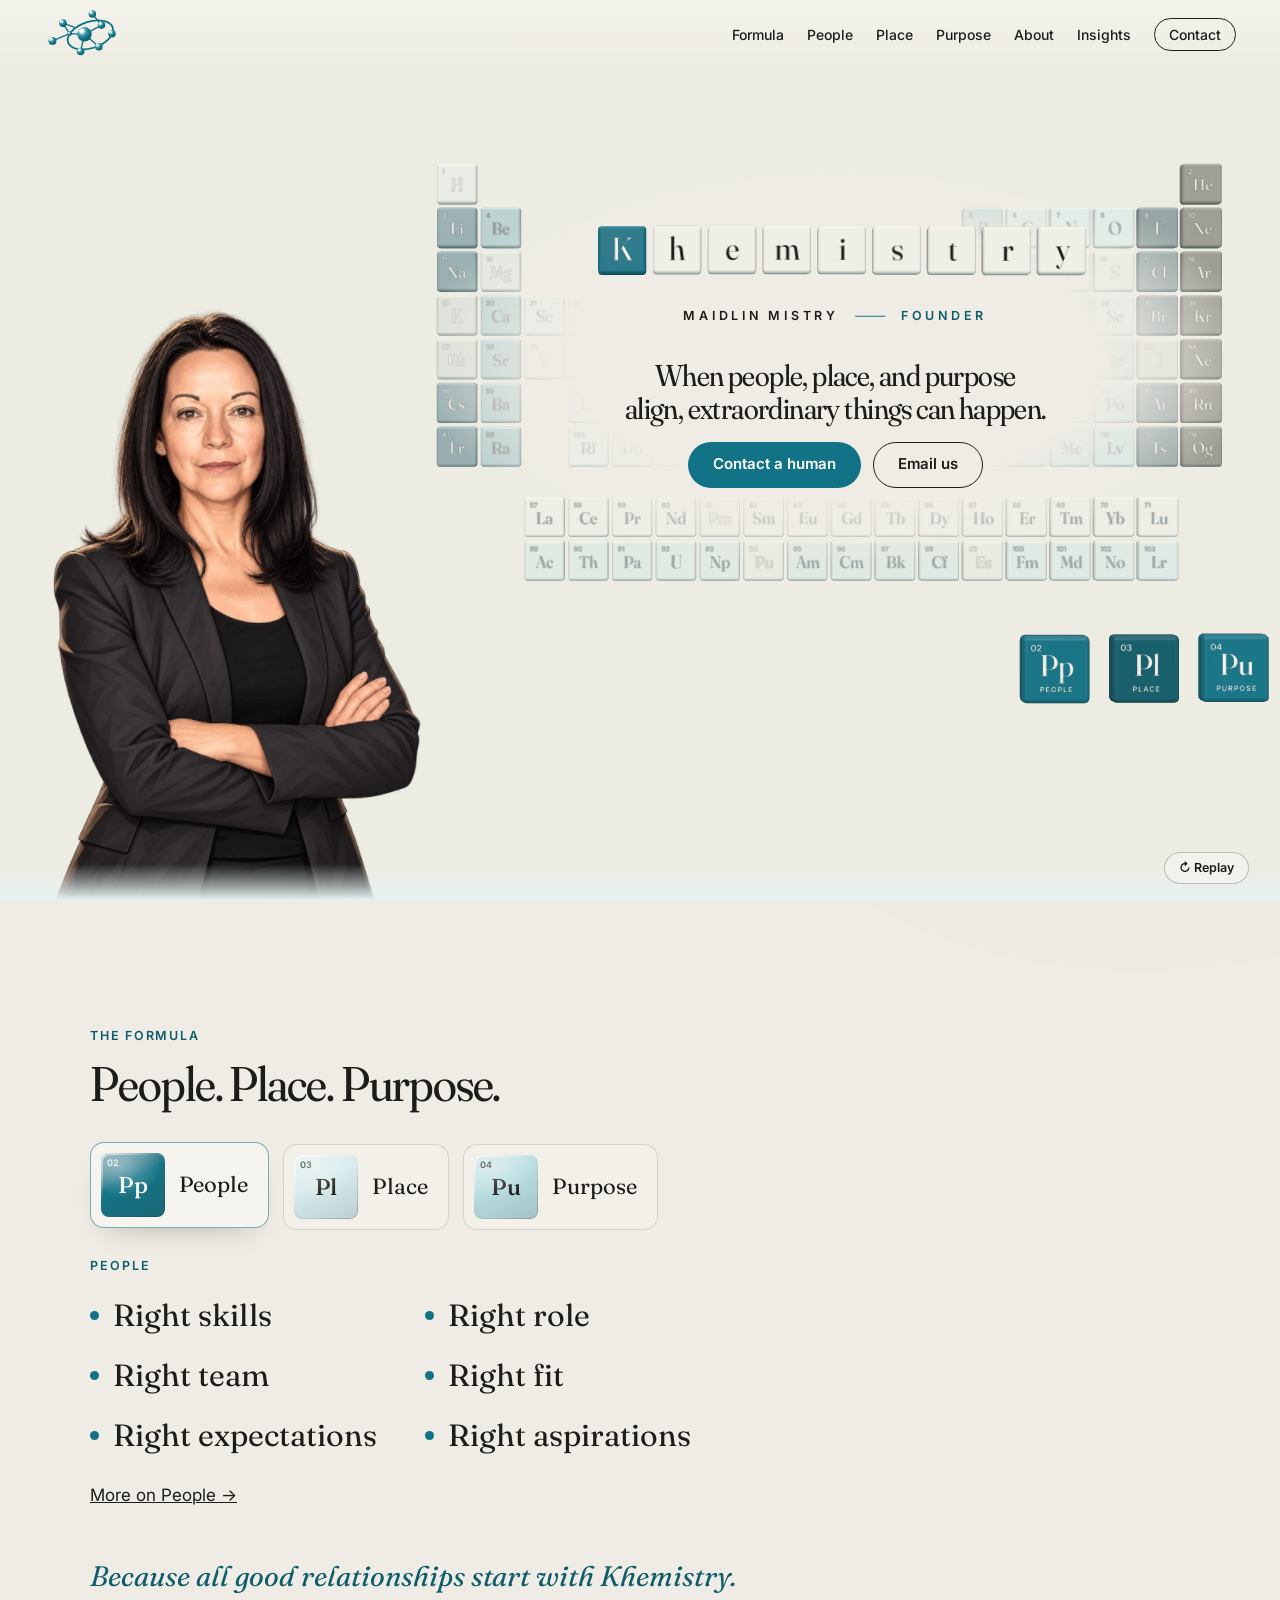
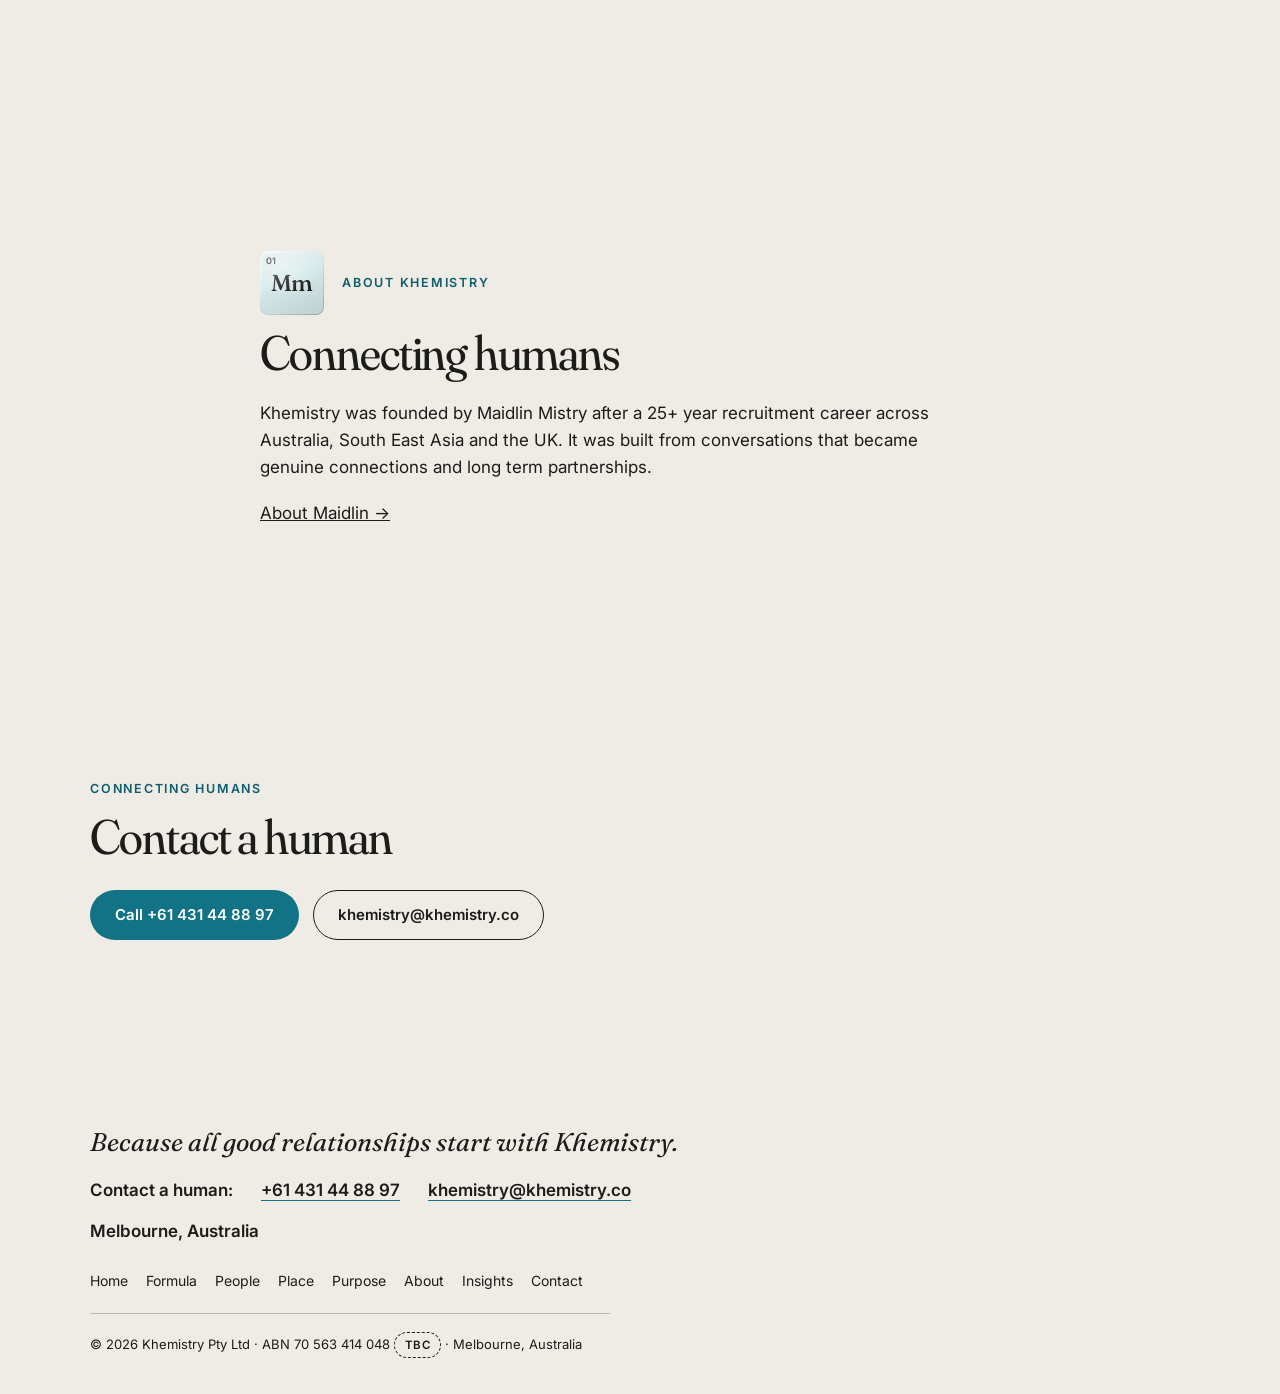
<file: index.html>
<!doctype html>
<html lang="en-AU">
<head>
<meta charset="utf-8">
<meta name="viewport" content="width=device-width,initial-scale=1">
<title>Khemistry | Recruitment Melbourne | Maidlin Mistry</title>
<meta name="description" content="Khemistry is a Melbourne recruitment and executive search firm founded by Maidlin Mistry, connecting people across Australia and South East Asia. When people, place and purpose align, extraordinary things can happen.">
<link rel="canonical" href="https://khemistry.co/index.html">
<meta property="og:type" content="website"><meta property="og:site_name" content="Khemistry"><meta property="og:title" content="Khemistry | Recruitment Melbourne | Maidlin Mistry"><meta property="og:description" content="Khemistry is a Melbourne recruitment and executive search firm founded by Maidlin Mistry, connecting people across Australia and South East Asia. When people, place and purpose align, extraordinary things can happen."><meta property="og:locale" content="en_AU">
<link rel="preconnect" href="https://fonts.googleapis.com"><link rel="preconnect" href="https://fonts.gstatic.com" crossorigin>
<link href="https://fonts.googleapis.com/css2?family=Fraunces:ital,opsz,wght,SOFT@0,9..144,300..700,50;1,9..144,300..600,50&family=Inter:wght@400;500;600&display=swap" rel="stylesheet">
<link rel="icon" href="assets/favicon.svg" type="image/svg+xml"><link rel="icon" href="favicon.ico" sizes="32x32"><link rel="apple-touch-icon" href="assets/apple-touch-icon.png">
<link rel="stylesheet" href="css/site.css?v=9">
<meta name="twitter:card" content="summary_large_image">
<script type="application/ld+json">{"@context": "https://schema.org", "@type": "EmploymentAgency", "name": "Khemistry", "url": "https://khemistry.co", "telephone": "+61431448897", "email": "khemistry@khemistry.co", "description": "Khemistry is a Melbourne recruitment and executive search firm founded by Maidlin Mistry, connecting people across Australia and South East Asia. When people, place and purpose align, extraordinary things can happen.", "slogan": "Because all good relationships start with Khemistry", "legalName": "Khemistry Pty Ltd", "founder": {"@type": "Person", "name": "Maidlin Mistry", "jobTitle": "Founder"}, "address": {"@type": "PostalAddress", "addressLocality": "Melbourne", "addressRegion": "VIC", "addressCountry": "AU"}, "areaServed": [{"@type": "Country", "name": "Australia"}, {"@type": "Place", "name": "South East Asia"}]}</script>
<script>(function(){var d=document.documentElement,rm=matchMedia("(prefers-reduced-motion: reduce)").matches,gl=false;try{gl=!!document.createElement("canvas").getContext("webgl2")}catch(e){}if(location.search.indexOf("no3d")>=0)gl=false;d.classList.add(!gl?"still3d":"live3d");if(rm&&gl)d.classList.add("rm3d")})()</script>
<script>document.documentElement.classList.add('js');if(!matchMedia('(prefers-reduced-motion: reduce)').matches)document.documentElement.classList.add('motion')</script>
</head>
<body class="home">
<a class="skiplink" href="#main">Skip to content</a>
<div class="bg" aria-hidden="true"><div class="bg-track"></div></div><div class="bg-drift" aria-hidden="true"></div>
<header class="nav">
  <a class="brand" href="index.html" aria-label="Khemistry home: replay the opening"><img class="brand-logo" src="assets/logo.svg?v=2" width="248" height="158" alt="Khemistry"></a>
  <nav aria-label="Primary"><ul id="navlist">
    <li><a href="formula.html">Formula</a></li>
    <li><a href="people.html">People</a></li>
    <li><a href="place.html">Place</a></li>
    <li><a href="purpose.html">Purpose</a></li>
    <li><a href="about.html">About</a></li>
    <li><a href="insights.html">Insights</a></li>
    <li><a class="nav-cta" href="contact.html">Contact</a></li>
  </ul></nav>
  <button class="menu" type="button" aria-expanded="false" aria-controls="navlist">Menu</button>
</header>
<main id="main">

<section class="h3d" id="hero" data-tone="cream" aria-label="Khemistry">
  <div class="h3d-still" aria-hidden="true"></div>
  <canvas class="h3d-canvas" aria-hidden="true"></canvas>
  <p class="sr-only">Khemistry</p>
  <p class="credit"><span class="cr-name">Maidlin Mistry</span><span class="cr-sep" aria-hidden="true"></span><span class="cr-role">Founder</span></p>
  <div class="ppp" role="group" aria-label="The elements: People, Place, Purpose"><button class="ppp-hit" type="button" data-k="people" data-num="02" data-sym="Pp" data-name="People" aria-controls="tile-panel" aria-label="People: what it means"></button><button class="ppp-hit" type="button" data-k="place" data-num="03" data-sym="Pl" data-name="Place" aria-controls="tile-panel" aria-label="Place: what it means"></button><button class="ppp-hit" type="button" data-k="purpose" data-num="04" data-sym="Pu" data-name="Purpose" aria-controls="tile-panel" aria-label="Purpose: what it means"></button></div>
  <div class="titlecard">
    <h1 class="headline">When people, place, and purpose align, extraordinary things can happen.</h1>
    <div class="ctas"><a class="btn btn-primary" href="tel:+61431448897"><span>Contact a human</span></a><a class="btn btn-ghost" href="mailto:khemistry@khemistry.co"><span>Email us</span></a></div>
  </div>
  <aside class="tile-panel" id="tile-panel" aria-live="polite" hidden>
    <button class="tp-close" type="button">Close ✕</button>
    <div class="tp-body"></div>
    <a class="tp-more" href="#formula">Explore the formula ↓</a>
  </aside>
  <div class="h3d-ui"><button class="ctl skip" type="button">Skip intro</button><button class="ctl replay" type="button" aria-label="Replay the opening">↻ Replay</button></div>
</section>
<section class="sec formula" id="formula" data-tone="tint" aria-labelledby="formula-h"><div class="wrap">
  <p class="eyebrow rv">The formula</p>
  <h2 id="formula-h" class="rv rv-d1">People. Place. Purpose.</h2>
  <div class="f-tabs rv rv-d2" role="tablist" aria-label="The formula"><button role="tab" id="tab-people" aria-controls="panel-people" aria-selected="true" tabindex="0"><span class="el t-peach sm" aria-hidden="true"><i>02</i><b>Pp</b></span><em>People</em></button><button role="tab" id="tab-place" aria-controls="panel-place" aria-selected="false" tabindex="-1"><span class="el t-glass sm" aria-hidden="true"><i>03</i><b>Pl</b></span><em>Place</em></button><button role="tab" id="tab-purpose" aria-controls="panel-purpose" aria-selected="false" tabindex="-1"><span class="el t-peach sm" aria-hidden="true"><i>04</i><b>Pu</b></span><em>Purpose</em></button></div>
  <div class="f-panels rv rv-d3">
    <div role="tabpanel" id="panel-people" aria-labelledby="tab-people" tabindex="0"><h3>People</h3><ul class="rights"><li>Right skills</li><li>Right role</li><li>Right team</li><li>Right fit</li><li>Right expectations</li><li>Right aspirations</li></ul><p class="more"><a href="people.html">More on People →</a></p></div>
    <div role="tabpanel" id="panel-place" aria-labelledby="tab-place" tabindex="0" hidden><h3>Place</h3><p class="lede">The right place combines leadership, culture, challenge and opportunity.</p><p class="pull">It’s where people thrive.</p><p class="more"><a href="place.html">More on Place →</a></p></div>
    <div role="tabpanel" id="panel-purpose" aria-labelledby="tab-purpose" tabindex="0" hidden><h3>Purpose</h3><p class="lede">Knowing why you do what you do makes work more meaningful.</p><p class="muted">Shared purpose lifts engagement and enhances long-term success for people, teams and organisations.</p><p class="more"><a href="purpose.html">More on Purpose →</a></p></div>
  </div>
  <p class="pull rv" style="margin-top:44px">Because all good relationships start with Khemistry.</p>
</div></section>
<section class="sec" data-tone="cream"><div class="wrap narrow">
  <div class="sec-head rv"><span class="el t-glass sm" aria-hidden="true"><i>01</i><b>Mm</b><em>Founder</em></span><p class="eyebrow">About Khemistry</p></div>
  <h2 class="rv rv-d1">Connecting humans</h2>
  <p class="rv rv-d2">Khemistry was founded by Maidlin Mistry after a 25+ year recruitment career across Australia, South East Asia and the UK. It was built from conversations that became genuine connections and long term partnerships.</p>
  <p class="rv rv-d3" style="margin-top:18px"><a href="about.html">About Maidlin →</a></p>
</div></section>
<section class="sec" data-tone="glass"><div class="wrap rv">
  <p class="eyebrow">Connecting humans</p>
  <h2>Contact a human</h2>
  <div class="ctas"><a class="btn btn-primary" href="tel:+61431448897"><span>Call +61 431 44 88 97</span></a><a class="btn btn-ghost" href="mailto:khemistry@khemistry.co"><span>khemistry@khemistry.co</span></a></div>
</div></section>
</main>
<footer class="foot" data-tone="glass">
  <div class="wrap">
    <div class="foot-top">
      <div>
        <p class="foot-tag">Because all good relationships start with Khemistry.</p>
        <p class="human" style="margin-top:14px"><span>Contact a human:</span> <a href="tel:+61431448897">+61 431 44 88 97</a> <a href="mailto:khemistry@khemistry.co">khemistry@khemistry.co</a> <span>Melbourne, Australia</span></p>
      </div>
      <nav aria-label="Footer"><ul>
        <li><a href="index.html">Home</a></li><li><a href="formula.html">Formula</a></li><li><a href="people.html">People</a></li><li><a href="place.html">Place</a></li><li><a href="purpose.html">Purpose</a></li><li><a href="about.html">About</a></li><li><a href="insights.html">Insights</a></li><li><a href="contact.html">Contact</a></li>
      </ul></nav>
    </div>
    <!-- ABN shown on the current khemistry.co site. TBC: confirm which legal entity holds this ABN before launch. Licence number deliberately omitted until verified. -->
    <p class="foot-legal">© 2026 Khemistry Pty Ltd · ABN 70 563 414 048 <span class="draft-tag">TBC</span> · Melbourne, Australia</p>
  </div>
</footer>
<script src="js/site.js?v=8" defer></script>
<script src="js/home.js?v=9" defer></script>
<script type="importmap">{"imports":{"three":"./vendor/three/three.module.js","three/addons/":"./vendor/three/addons/"}}</script>
<script type="module" src="js/hero3d.js?v=8"></script>
</body>
</html>
</file>
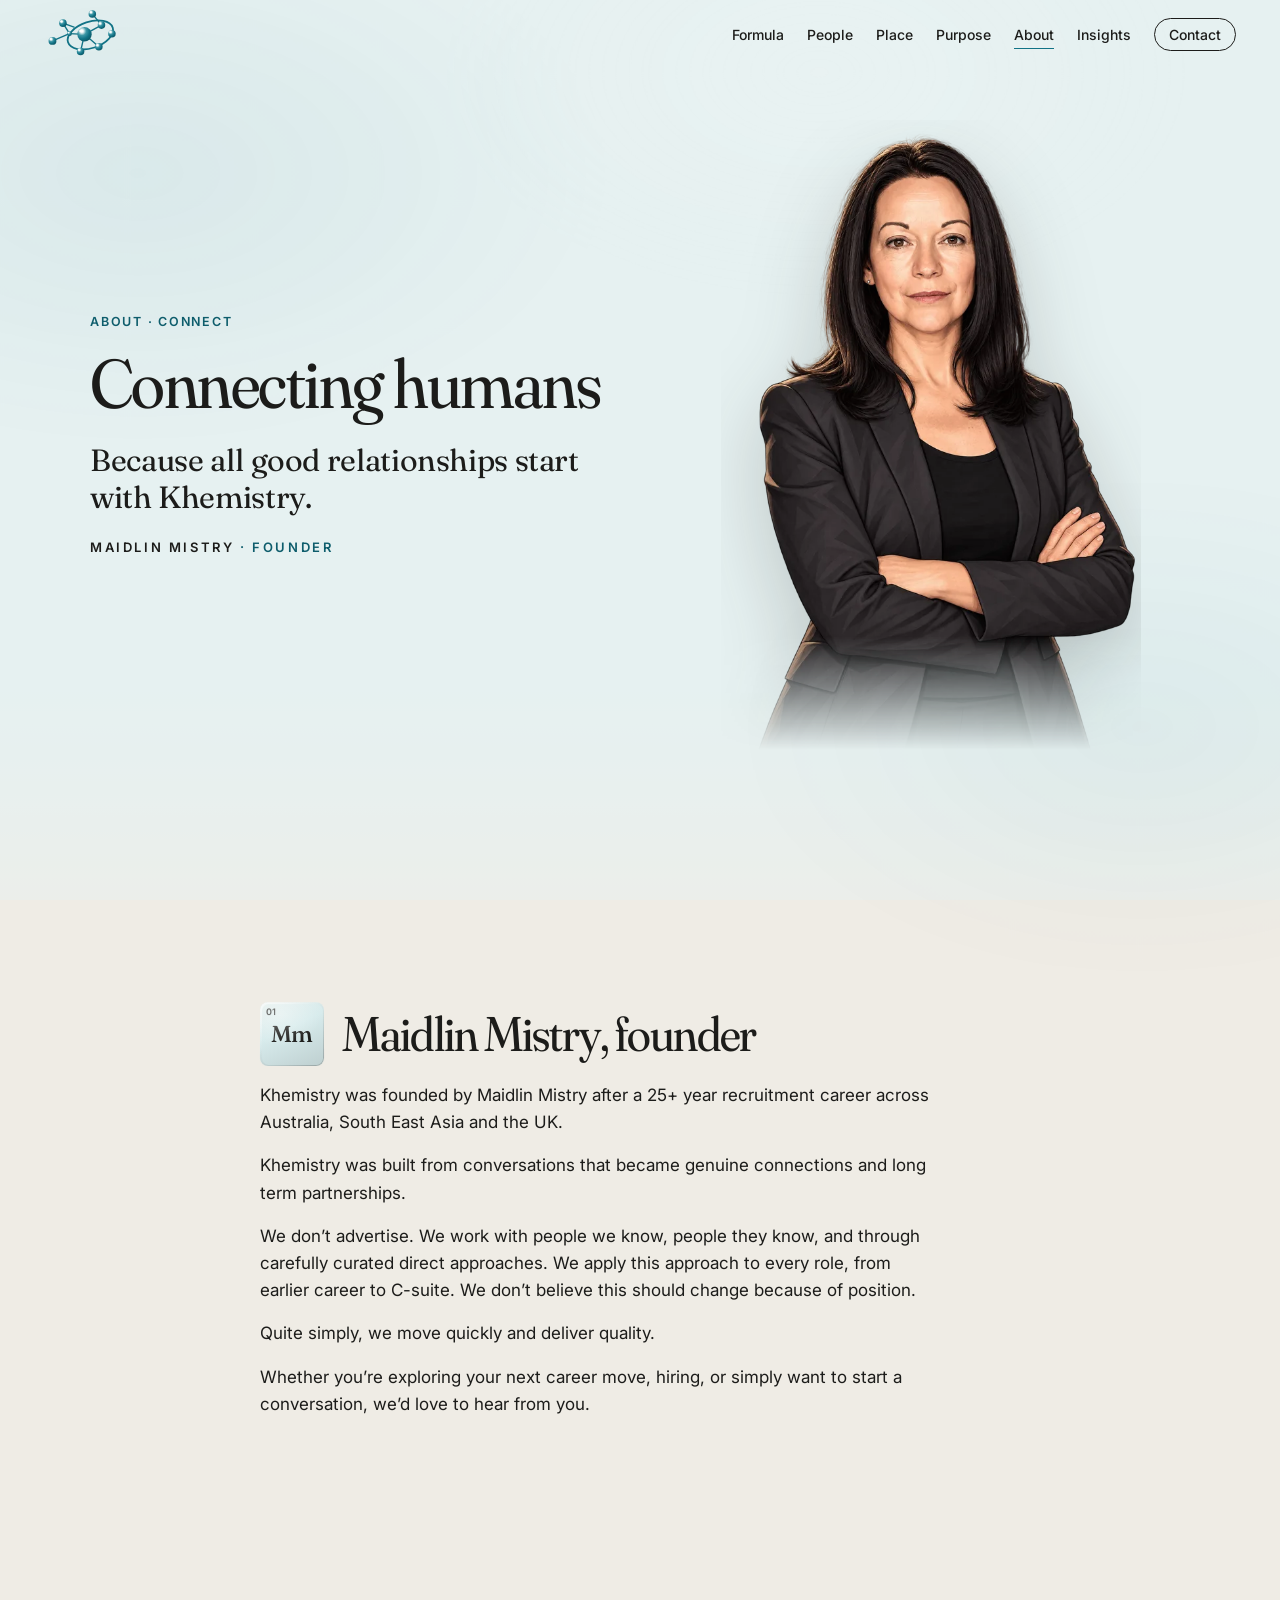
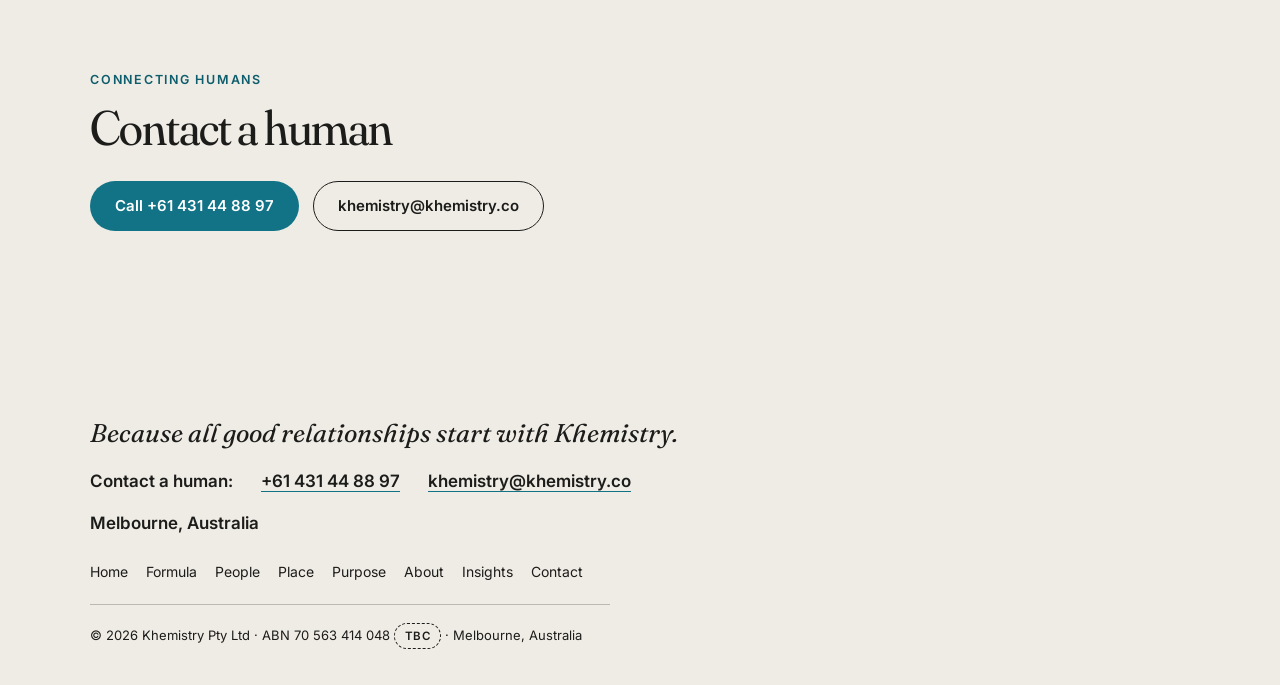
<file: about.html>
<!doctype html>
<html lang="en-AU">
<head>
<meta charset="utf-8">
<meta name="viewport" content="width=device-width,initial-scale=1">
<title>Khemistry | About Maidlin Mistry, founder</title>
<meta name="description" content="About Khemistry and founder Maidlin Mistry: 25+ years of recruitment across Australia, South East Asia and the UK. Melbourne-based recruitment and executive search.">
<link rel="canonical" href="https://khemistry.co/about.html">
<meta property="og:type" content="website"><meta property="og:site_name" content="Khemistry"><meta property="og:title" content="Khemistry | About Maidlin Mistry, founder"><meta property="og:description" content="About Khemistry and founder Maidlin Mistry: 25+ years of recruitment across Australia, South East Asia and the UK. Melbourne-based recruitment and executive search."><meta property="og:locale" content="en_AU">
<link rel="preconnect" href="https://fonts.googleapis.com"><link rel="preconnect" href="https://fonts.gstatic.com" crossorigin>
<link href="https://fonts.googleapis.com/css2?family=Fraunces:ital,opsz,wght,SOFT@0,9..144,300..700,50;1,9..144,300..600,50&family=Inter:wght@400;500;600&display=swap" rel="stylesheet">
<link rel="icon" href="assets/favicon.svg" type="image/svg+xml"><link rel="icon" href="favicon.ico" sizes="32x32"><link rel="apple-touch-icon" href="assets/apple-touch-icon.png">
<link rel="stylesheet" href="css/site.css?v=9">
<script>document.documentElement.classList.add('js');if(!matchMedia('(prefers-reduced-motion: reduce)').matches)document.documentElement.classList.add('motion')</script>
</head>
<body>
<a class="skiplink" href="#main">Skip to content</a>
<div class="bg" aria-hidden="true"><div class="bg-track"></div></div><div class="bg-drift" aria-hidden="true"></div>
<header class="nav">
  <a class="brand" href="index.html" aria-label="Khemistry home: replay the opening"><img class="brand-logo" src="assets/logo.svg?v=2" width="248" height="158" alt="Khemistry"></a>
  <nav aria-label="Primary"><ul id="navlist">
    <li><a href="formula.html">Formula</a></li>
    <li><a href="people.html">People</a></li>
    <li><a href="place.html">Place</a></li>
    <li><a href="purpose.html">Purpose</a></li>
    <li><a href="about.html" aria-current="page">About</a></li>
    <li><a href="insights.html">Insights</a></li>
    <li><a class="nav-cta" href="contact.html">Contact</a></li>
  </ul></nav>
  <button class="menu" type="button" aria-expanded="false" aria-controls="navlist">Menu</button>
</header>
<main id="main">

<section class="sec hero" data-tone="tint"><div class="wrap grid2">
  <div><p class="eyebrow rv">About · Connect</p>
  <h1 class="rv rv-d1">Connecting humans</h1>
  <p class="lede rv rv-d2">Because all good relationships start with Khemistry.</p>
  <p class="rv rv-d3" style="margin-top:22px;font-weight:600;letter-spacing:.2em;text-transform:uppercase;font-size:13px">Maidlin Mistry <span class="founder-role">· Founder</span></p></div>
  <div class="rv rv-d2" style="display:flex;justify-content:center"><img class="portrait" src="assets/maidlin.webp" width="640" height="960" alt="Illustrated portrait of Maidlin Mistry, founder of Khemistry"></div>
</div></section>
<section class="sec" data-tone="cream"><div class="wrap narrow stack">
  <div class="sec-head rv"><span class="el t-glass sm" aria-hidden="true"><i>01</i><b>Mm</b><em>Founder</em></span><h2>Maidlin Mistry, founder</h2></div>
  <p class="rv">Khemistry was founded by Maidlin Mistry after a 25+ year recruitment career across Australia, South East Asia and the UK.</p>
  <p class="rv">Khemistry was built from conversations that became genuine connections and long term partnerships.</p>
  <p class="rv">We don’t advertise. We work with people we know, people they know, and through carefully curated direct approaches. We apply this approach to every role, from earlier career to C-suite. We don’t believe this should change because of position.</p>
  <p class="rv">Quite simply, we move quickly and deliver quality.</p>
  <p class="rv">Whether you’re exploring your next career move, hiring, or simply want to start a conversation, we’d love to hear from you.</p>
  <!-- LinkedIn URL not yet supplied: add "Connect with Maidlin on LinkedIn" link once confirmed. -->
</div></section>
<section class="sec" data-tone="tint"><div class="wrap rv">
  <p class="eyebrow">Connecting humans</p>
  <h2>Contact a human</h2>
  <div class="ctas"><a class="btn btn-primary" href="tel:+61431448897"><span>Call +61 431 44 88 97</span></a><a class="btn btn-ghost" href="mailto:khemistry@khemistry.co"><span>khemistry@khemistry.co</span></a></div>
</div></section>
</main>
<footer class="foot" data-tone="glass">
  <div class="wrap">
    <div class="foot-top">
      <div>
        <p class="foot-tag">Because all good relationships start with Khemistry.</p>
        <p class="human" style="margin-top:14px"><span>Contact a human:</span> <a href="tel:+61431448897">+61 431 44 88 97</a> <a href="mailto:khemistry@khemistry.co">khemistry@khemistry.co</a> <span>Melbourne, Australia</span></p>
      </div>
      <nav aria-label="Footer"><ul>
        <li><a href="index.html">Home</a></li><li><a href="formula.html">Formula</a></li><li><a href="people.html">People</a></li><li><a href="place.html">Place</a></li><li><a href="purpose.html">Purpose</a></li><li><a href="about.html">About</a></li><li><a href="insights.html">Insights</a></li><li><a href="contact.html">Contact</a></li>
      </ul></nav>
    </div>
    <!-- ABN shown on the current khemistry.co site. TBC: confirm which legal entity holds this ABN before launch. Licence number deliberately omitted until verified. -->
    <p class="foot-legal">© 2026 Khemistry Pty Ltd · ABN 70 563 414 048 <span class="draft-tag">TBC</span> · Melbourne, Australia</p>
  </div>
</footer>
<script src="js/site.js?v=8" defer></script>
</body>
</html>
</file>
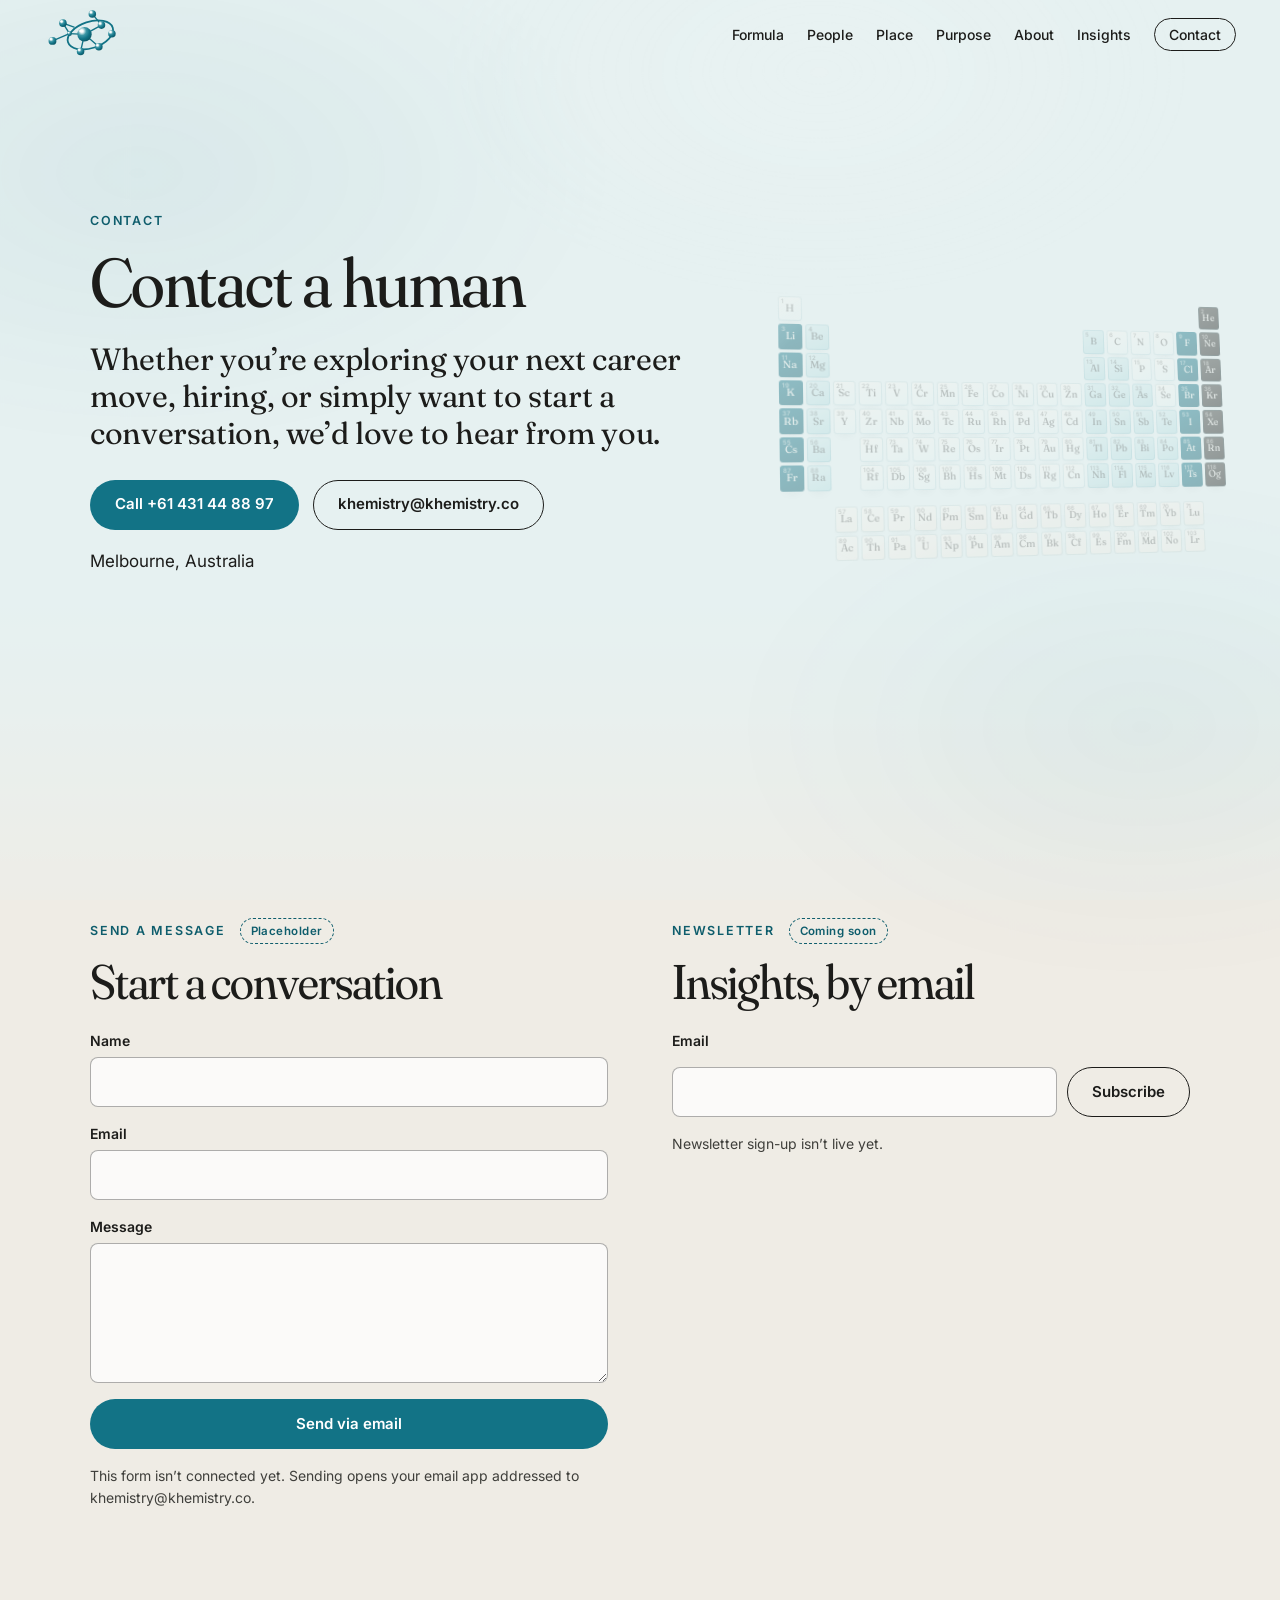
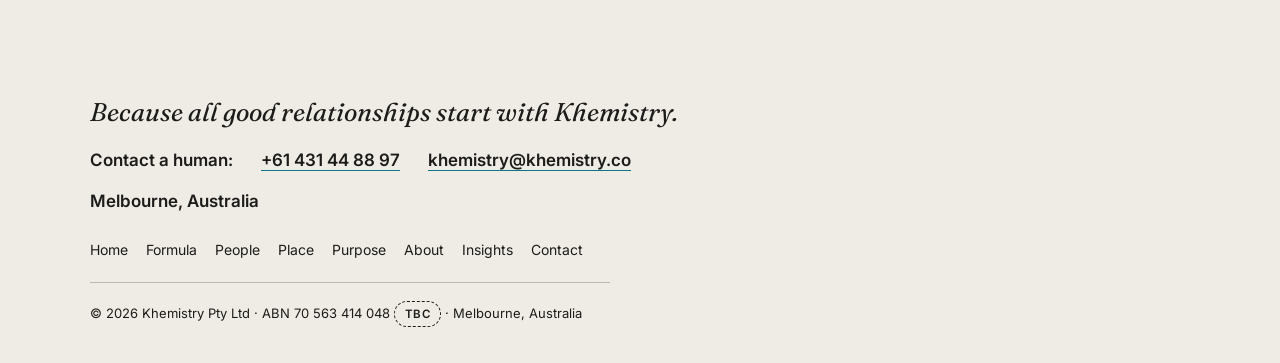
<file: contact.html>
<!doctype html>
<html lang="en-AU">
<head>
<meta charset="utf-8">
<meta name="viewport" content="width=device-width,initial-scale=1">
<title>Khemistry | Contact a human</title>
<meta name="description" content="Contact Khemistry in Melbourne: call +61 431 44 88 97 or email khemistry@khemistry.co. Recruitment and executive search across Australia and South East Asia.">
<link rel="canonical" href="https://khemistry.co/contact.html">
<meta property="og:type" content="website"><meta property="og:site_name" content="Khemistry"><meta property="og:title" content="Khemistry | Contact a human"><meta property="og:description" content="Contact Khemistry in Melbourne: call +61 431 44 88 97 or email khemistry@khemistry.co. Recruitment and executive search across Australia and South East Asia."><meta property="og:locale" content="en_AU">
<link rel="preconnect" href="https://fonts.googleapis.com"><link rel="preconnect" href="https://fonts.gstatic.com" crossorigin>
<link href="https://fonts.googleapis.com/css2?family=Fraunces:ital,opsz,wght,SOFT@0,9..144,300..700,50;1,9..144,300..600,50&family=Inter:wght@400;500;600&display=swap" rel="stylesheet">
<link rel="icon" href="assets/favicon.svg" type="image/svg+xml"><link rel="icon" href="favicon.ico" sizes="32x32"><link rel="apple-touch-icon" href="assets/apple-touch-icon.png">
<link rel="stylesheet" href="css/site.css?v=9">
<script>document.documentElement.classList.add('js');if(!matchMedia('(prefers-reduced-motion: reduce)').matches)document.documentElement.classList.add('motion')</script>
</head>
<body>
<a class="skiplink" href="#main">Skip to content</a>
<div class="bg" aria-hidden="true"><div class="bg-track"></div></div><div class="bg-drift" aria-hidden="true"></div>
<header class="nav">
  <a class="brand" href="index.html" aria-label="Khemistry home: replay the opening"><img class="brand-logo" src="assets/logo.svg?v=2" width="248" height="158" alt="Khemistry"></a>
  <nav aria-label="Primary"><ul id="navlist">
    <li><a href="formula.html">Formula</a></li>
    <li><a href="people.html">People</a></li>
    <li><a href="place.html">Place</a></li>
    <li><a href="purpose.html">Purpose</a></li>
    <li><a href="about.html">About</a></li>
    <li><a href="insights.html">Insights</a></li>
    <li><a class="nav-cta" href="contact.html" aria-current="page">Contact</a></li>
  </ul></nav>
  <button class="menu" type="button" aria-expanded="false" aria-controls="navlist">Menu</button>
</header>
<main id="main">

<section class="sec hero" data-tone="tint"><div class="wrap">
  <p class="eyebrow rv">Contact</p>
  <h1 class="rv rv-d1">Contact a human</h1>
  <p class="lede rv rv-d2">Whether you’re exploring your next career move, hiring, or simply want to start a conversation, we’d love to hear from you.</p>
  <div class="ctas rv rv-d3"><a class="btn btn-primary" href="tel:+61431448897"><span>Call +61 431 44 88 97</span></a><a class="btn btn-ghost" href="mailto:khemistry@khemistry.co"><span>khemistry@khemistry.co</span></a></div>
  <p class="rv rv-d3" style="margin-top:18px">Melbourne, Australia</p>
</div></section>
<section class="sec" data-tone="cream"><div class="wrap grid2" style="align-items:start">
  <div class="rv"><p class="eyebrow">Send a message <span class="draft-tag">Placeholder</span></p>
  <h2 data-draft="contact-h">Start a conversation</h2>
  <!-- PLACEHOLDER: no form backend yet. The form posts nowhere; site.js opens the visitor's email app with the message pre-filled. Wire to a form service before launch. -->
  <form class="form" id="contact-form" novalidate>
    <label>Name<input name="name" autocomplete="name" required></label>
    <label>Email<input name="email" type="email" autocomplete="email" required></label>
    <label>Message<textarea name="message" required></textarea></label>
    <button class="btn btn-primary" type="submit"><span>Send via email</span></button>
    <p class="form-note" data-draft="form-note">This form isn’t connected yet. Sending opens your email app addressed to khemistry@khemistry.co.</p>
  </form></div>
  <div class="rv rv-d1"><p class="eyebrow">Newsletter <span class="draft-tag">Coming soon</span></p>
  <h2 data-draft="nl-h">Insights, by email</h2>
  <!-- PLACEHOLDER: newsletter provider not chosen. Nothing is collected. -->
  <form class="form" id="newsletter-form" action="#" novalidate>
    <label for="nl-email">Email</label>
    <div class="inline"><input id="nl-email" name="email" type="email" autocomplete="email"><button class="btn btn-ghost" type="submit"><span>Subscribe</span></button></div>
    <p class="form-note" id="nl-status" role="status" data-draft="nl-note">Newsletter sign-up isn’t live yet.</p>
  </form></div>
</div></section>
</main>
<footer class="foot" data-tone="glass">
  <div class="wrap">
    <div class="foot-top">
      <div>
        <p class="foot-tag">Because all good relationships start with Khemistry.</p>
        <p class="human" style="margin-top:14px"><span>Contact a human:</span> <a href="tel:+61431448897">+61 431 44 88 97</a> <a href="mailto:khemistry@khemistry.co">khemistry@khemistry.co</a> <span>Melbourne, Australia</span></p>
      </div>
      <nav aria-label="Footer"><ul>
        <li><a href="index.html">Home</a></li><li><a href="formula.html">Formula</a></li><li><a href="people.html">People</a></li><li><a href="place.html">Place</a></li><li><a href="purpose.html">Purpose</a></li><li><a href="about.html">About</a></li><li><a href="insights.html">Insights</a></li><li><a href="contact.html">Contact</a></li>
      </ul></nav>
    </div>
    <!-- ABN shown on the current khemistry.co site. TBC: confirm which legal entity holds this ABN before launch. Licence number deliberately omitted until verified. -->
    <p class="foot-legal">© 2026 Khemistry Pty Ltd · ABN 70 563 414 048 <span class="draft-tag">TBC</span> · Melbourne, Australia</p>
  </div>
</footer>
<script src="js/site.js?v=8" defer></script>
</body>
</html>
</file>
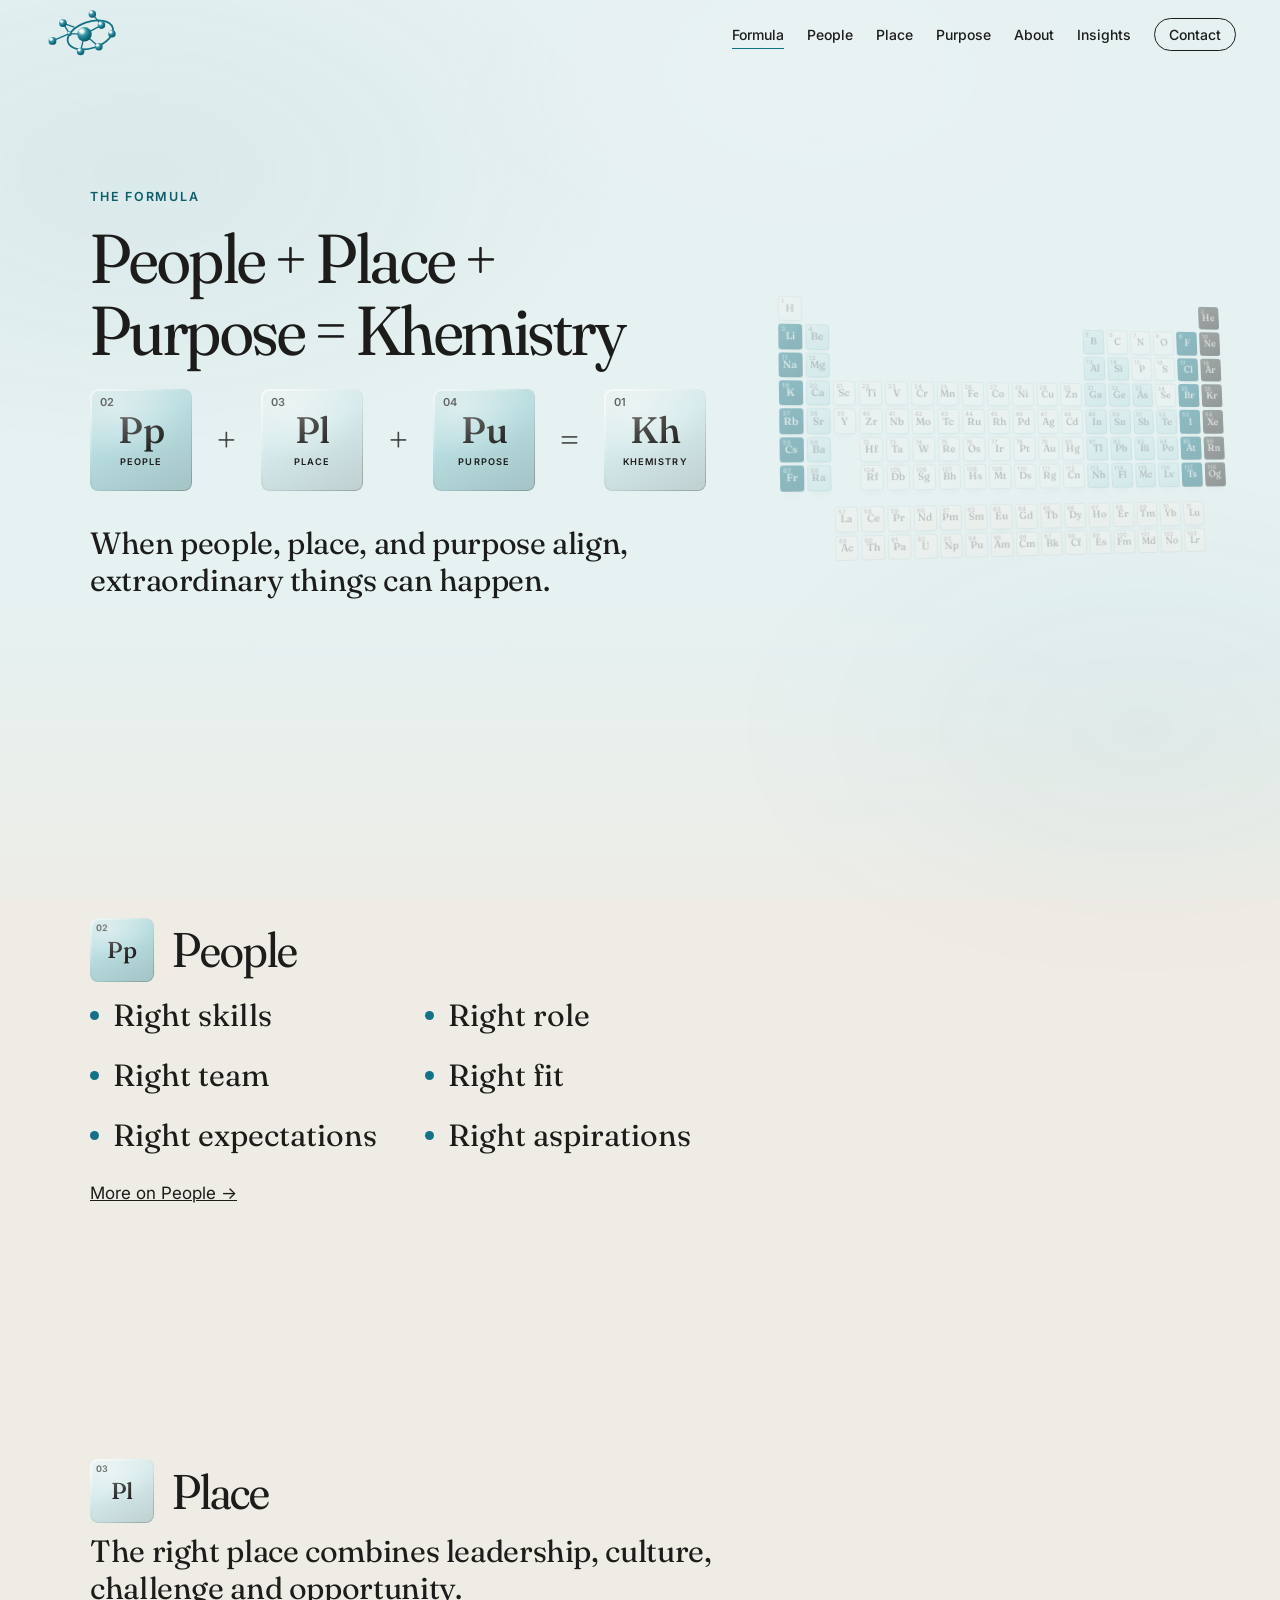
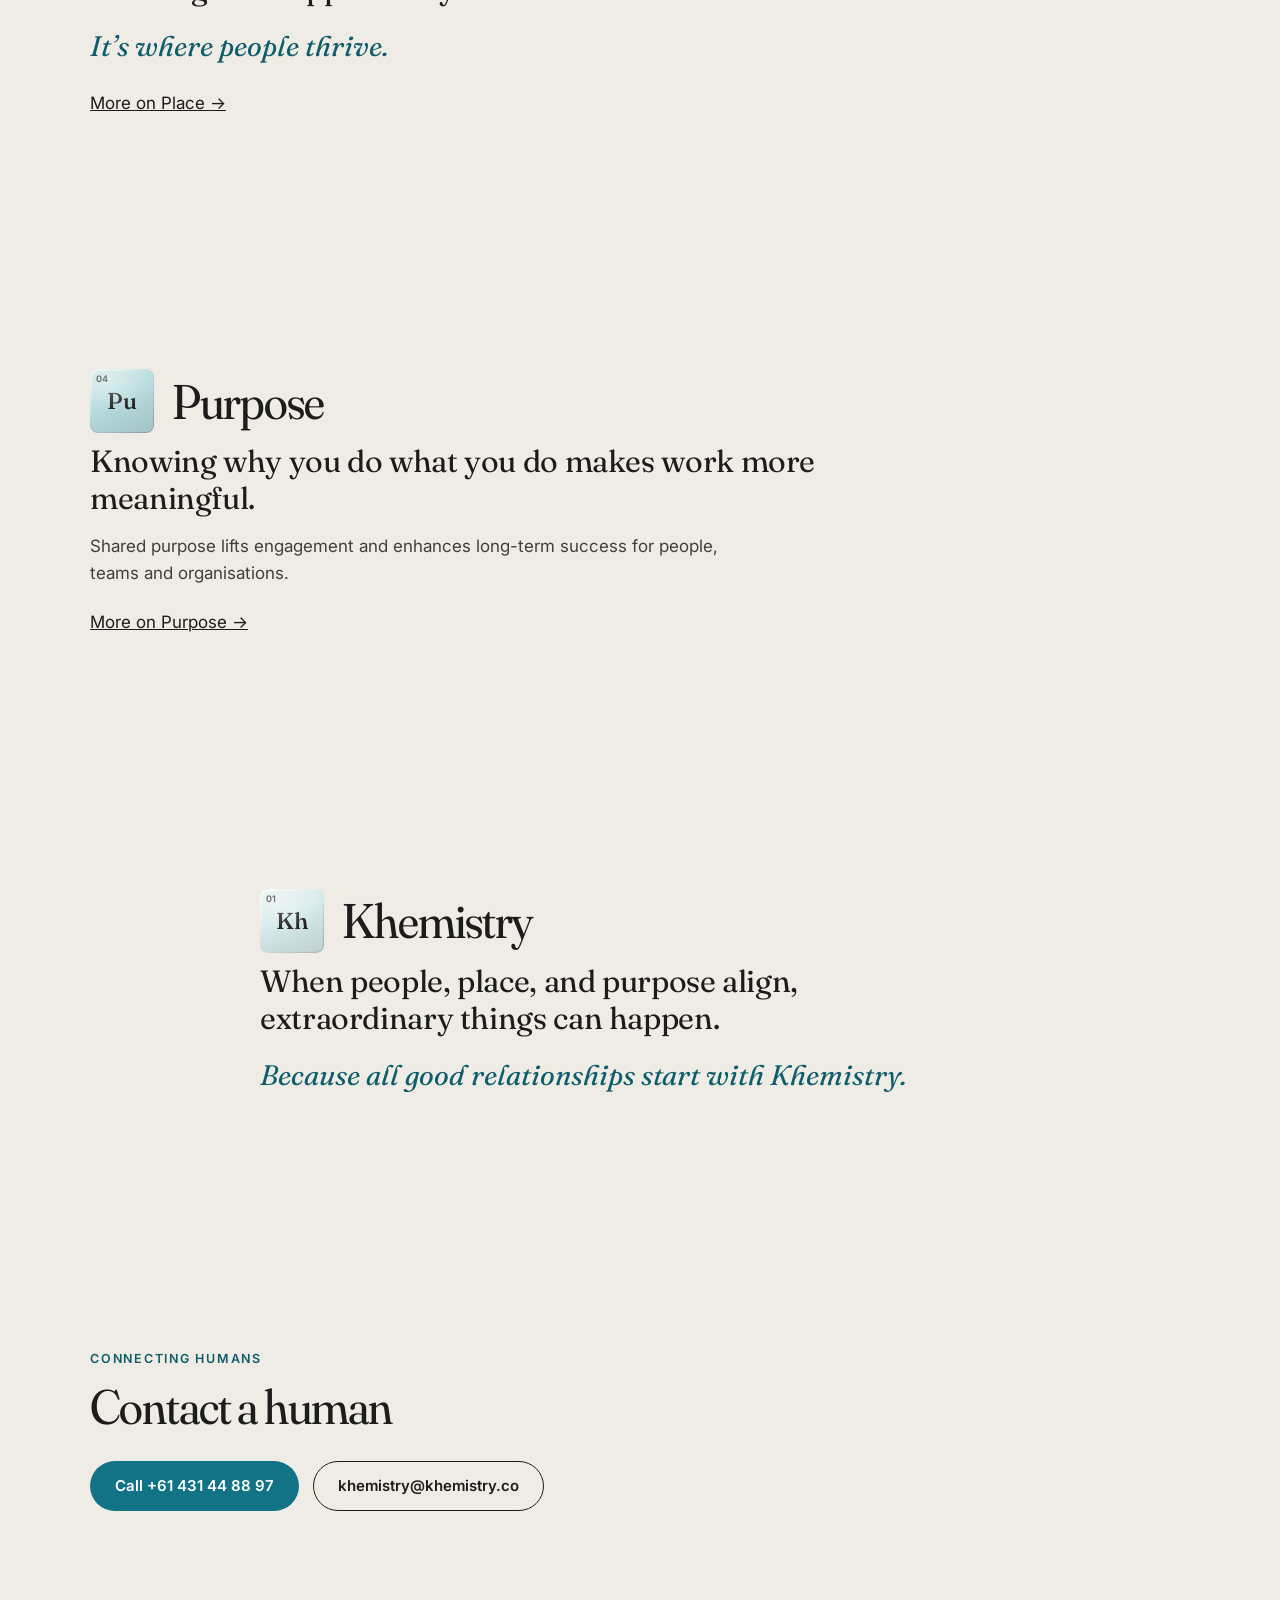
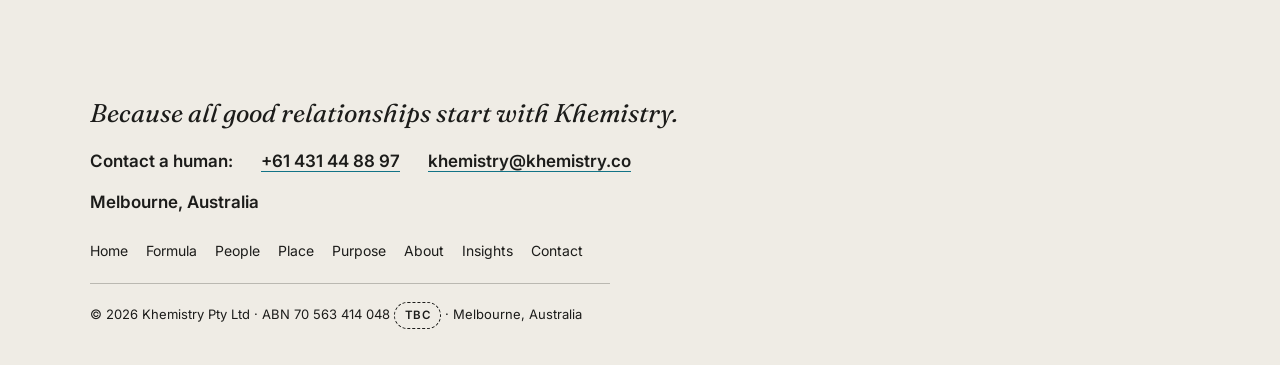
<file: formula.html>
<!doctype html>
<html lang="en-AU">
<head>
<meta charset="utf-8">
<meta name="viewport" content="width=device-width,initial-scale=1">
<title>Khemistry | The formula: People + Place + Purpose</title>
<meta name="description" content="The Khemistry formula: the right people, the right place and a shared purpose. Melbourne recruitment and executive search by Maidlin Mistry.">
<link rel="canonical" href="https://khemistry.co/formula.html">
<meta property="og:type" content="website"><meta property="og:site_name" content="Khemistry"><meta property="og:title" content="Khemistry | The formula: People + Place + Purpose"><meta property="og:description" content="The Khemistry formula: the right people, the right place and a shared purpose. Melbourne recruitment and executive search by Maidlin Mistry."><meta property="og:locale" content="en_AU">
<link rel="preconnect" href="https://fonts.googleapis.com"><link rel="preconnect" href="https://fonts.gstatic.com" crossorigin>
<link href="https://fonts.googleapis.com/css2?family=Fraunces:ital,opsz,wght,SOFT@0,9..144,300..700,50;1,9..144,300..600,50&family=Inter:wght@400;500;600&display=swap" rel="stylesheet">
<link rel="icon" href="assets/favicon.svg" type="image/svg+xml"><link rel="icon" href="favicon.ico" sizes="32x32"><link rel="apple-touch-icon" href="assets/apple-touch-icon.png">
<link rel="stylesheet" href="css/site.css?v=9">
<script>document.documentElement.classList.add('js');if(!matchMedia('(prefers-reduced-motion: reduce)').matches)document.documentElement.classList.add('motion')</script>
</head>
<body>
<a class="skiplink" href="#main">Skip to content</a>
<div class="bg" aria-hidden="true"><div class="bg-track"></div></div><div class="bg-drift" aria-hidden="true"></div>
<header class="nav">
  <a class="brand" href="index.html" aria-label="Khemistry home: replay the opening"><img class="brand-logo" src="assets/logo.svg?v=2" width="248" height="158" alt="Khemistry"></a>
  <nav aria-label="Primary"><ul id="navlist">
    <li><a href="formula.html" aria-current="page">Formula</a></li>
    <li><a href="people.html">People</a></li>
    <li><a href="place.html">Place</a></li>
    <li><a href="purpose.html">Purpose</a></li>
    <li><a href="about.html">About</a></li>
    <li><a href="insights.html">Insights</a></li>
    <li><a class="nav-cta" href="contact.html">Contact</a></li>
  </ul></nav>
  <button class="menu" type="button" aria-expanded="false" aria-controls="navlist">Menu</button>
</header>
<main id="main">

<section class="sec hero" data-tone="tint"><div class="wrap">
  <p class="eyebrow rv">The formula</p>
  <h1 class="rv rv-d1">People + Place + Purpose = Khemistry</h1>
  <div class="tiles rv rv-d2" role="group" aria-label="The elements"><a class="el t-peach " href="people.html" aria-label="People"><i>02</i><b>Pp</b><em>People</em></a><span class="op" aria-hidden="true">+</span><a class="el t-glass " href="place.html" aria-label="Place"><i>03</i><b>Pl</b><em>Place</em></a><span class="op" aria-hidden="true">+</span><a class="el t-peach " href="purpose.html" aria-label="Purpose"><i>04</i><b>Pu</b><em>Purpose</em></a><span class="op" aria-hidden="true">=</span><span class="el t-glass " aria-hidden="true"><i>01</i><b>Kh</b><em>Khemistry</em></span></div>
  <p class="lede rv rv-d3" style="margin-top:34px">When people, place, and purpose align, extraordinary things can happen.</p>
</div></section>
<section class="sec" data-tone="cream"><div class="wrap">
  <div class="sec-head rv"><span class="el t-peach sm" aria-hidden="true"><i>02</i><b>Pp</b><em>People</em></span><h2>People</h2></div>
  <ul class="rights rv rv-d1"><li>Right skills</li><li>Right role</li><li>Right team</li><li>Right fit</li><li>Right expectations</li><li>Right aspirations</li></ul>
  <p class="rv" style="margin-top:22px"><a href="people.html">More on People →</a></p>
</div></section>
<section class="sec" data-tone="tint"><div class="wrap">
  <div class="sec-head rv"><span class="el t-glass sm" aria-hidden="true"><i>03</i><b>Pl</b><em>Place</em></span><h2>Place</h2></div>
  <p class="lede rv rv-d1">The right place combines leadership, culture, challenge and opportunity.</p>
  <p class="pull rv rv-d2" style="margin-top:16px">It’s where people thrive.</p>
  <p class="rv" style="margin-top:22px"><a href="place.html">More on Place →</a></p>
</div></section>
<section class="sec" data-tone="cream"><div class="wrap">
  <div class="sec-head rv"><span class="el t-peach sm" aria-hidden="true"><i>04</i><b>Pu</b><em>Purpose</em></span><h2>Purpose</h2></div>
  <p class="lede rv rv-d1">Knowing why you do what you do makes work more meaningful.</p>
  <p class="muted rv rv-d2" style="margin-top:16px">Shared purpose lifts engagement and enhances long-term success for people, teams and organisations.</p>
  <p class="rv" style="margin-top:22px"><a href="purpose.html">More on Purpose →</a></p>
</div></section>
<section class="sec" data-tone="glass"><div class="wrap narrow">
  <div class="sec-head rv"><span class="el t-glass sm" aria-hidden="true"><i>01</i><b>Kh</b><em>Khemistry</em></span><h2>Khemistry</h2></div>
  <p class="lede rv rv-d1">When people, place, and purpose align, extraordinary things can happen.</p>
  <p class="pull rv rv-d2" style="margin-top:16px">Because all good relationships start with Khemistry.</p>
</div></section>
<section class="sec" data-tone="cream"><div class="wrap rv">
  <p class="eyebrow">Connecting humans</p>
  <h2>Contact a human</h2>
  <div class="ctas"><a class="btn btn-primary" href="tel:+61431448897"><span>Call +61 431 44 88 97</span></a><a class="btn btn-ghost" href="mailto:khemistry@khemistry.co"><span>khemistry@khemistry.co</span></a></div>
</div></section>
</main>
<footer class="foot" data-tone="glass">
  <div class="wrap">
    <div class="foot-top">
      <div>
        <p class="foot-tag">Because all good relationships start with Khemistry.</p>
        <p class="human" style="margin-top:14px"><span>Contact a human:</span> <a href="tel:+61431448897">+61 431 44 88 97</a> <a href="mailto:khemistry@khemistry.co">khemistry@khemistry.co</a> <span>Melbourne, Australia</span></p>
      </div>
      <nav aria-label="Footer"><ul>
        <li><a href="index.html">Home</a></li><li><a href="formula.html">Formula</a></li><li><a href="people.html">People</a></li><li><a href="place.html">Place</a></li><li><a href="purpose.html">Purpose</a></li><li><a href="about.html">About</a></li><li><a href="insights.html">Insights</a></li><li><a href="contact.html">Contact</a></li>
      </ul></nav>
    </div>
    <!-- ABN shown on the current khemistry.co site. TBC: confirm which legal entity holds this ABN before launch. Licence number deliberately omitted until verified. -->
    <p class="foot-legal">© 2026 Khemistry Pty Ltd · ABN 70 563 414 048 <span class="draft-tag">TBC</span> · Melbourne, Australia</p>
  </div>
</footer>
<script src="js/site.js?v=8" defer></script>
</body>
</html>
</file>
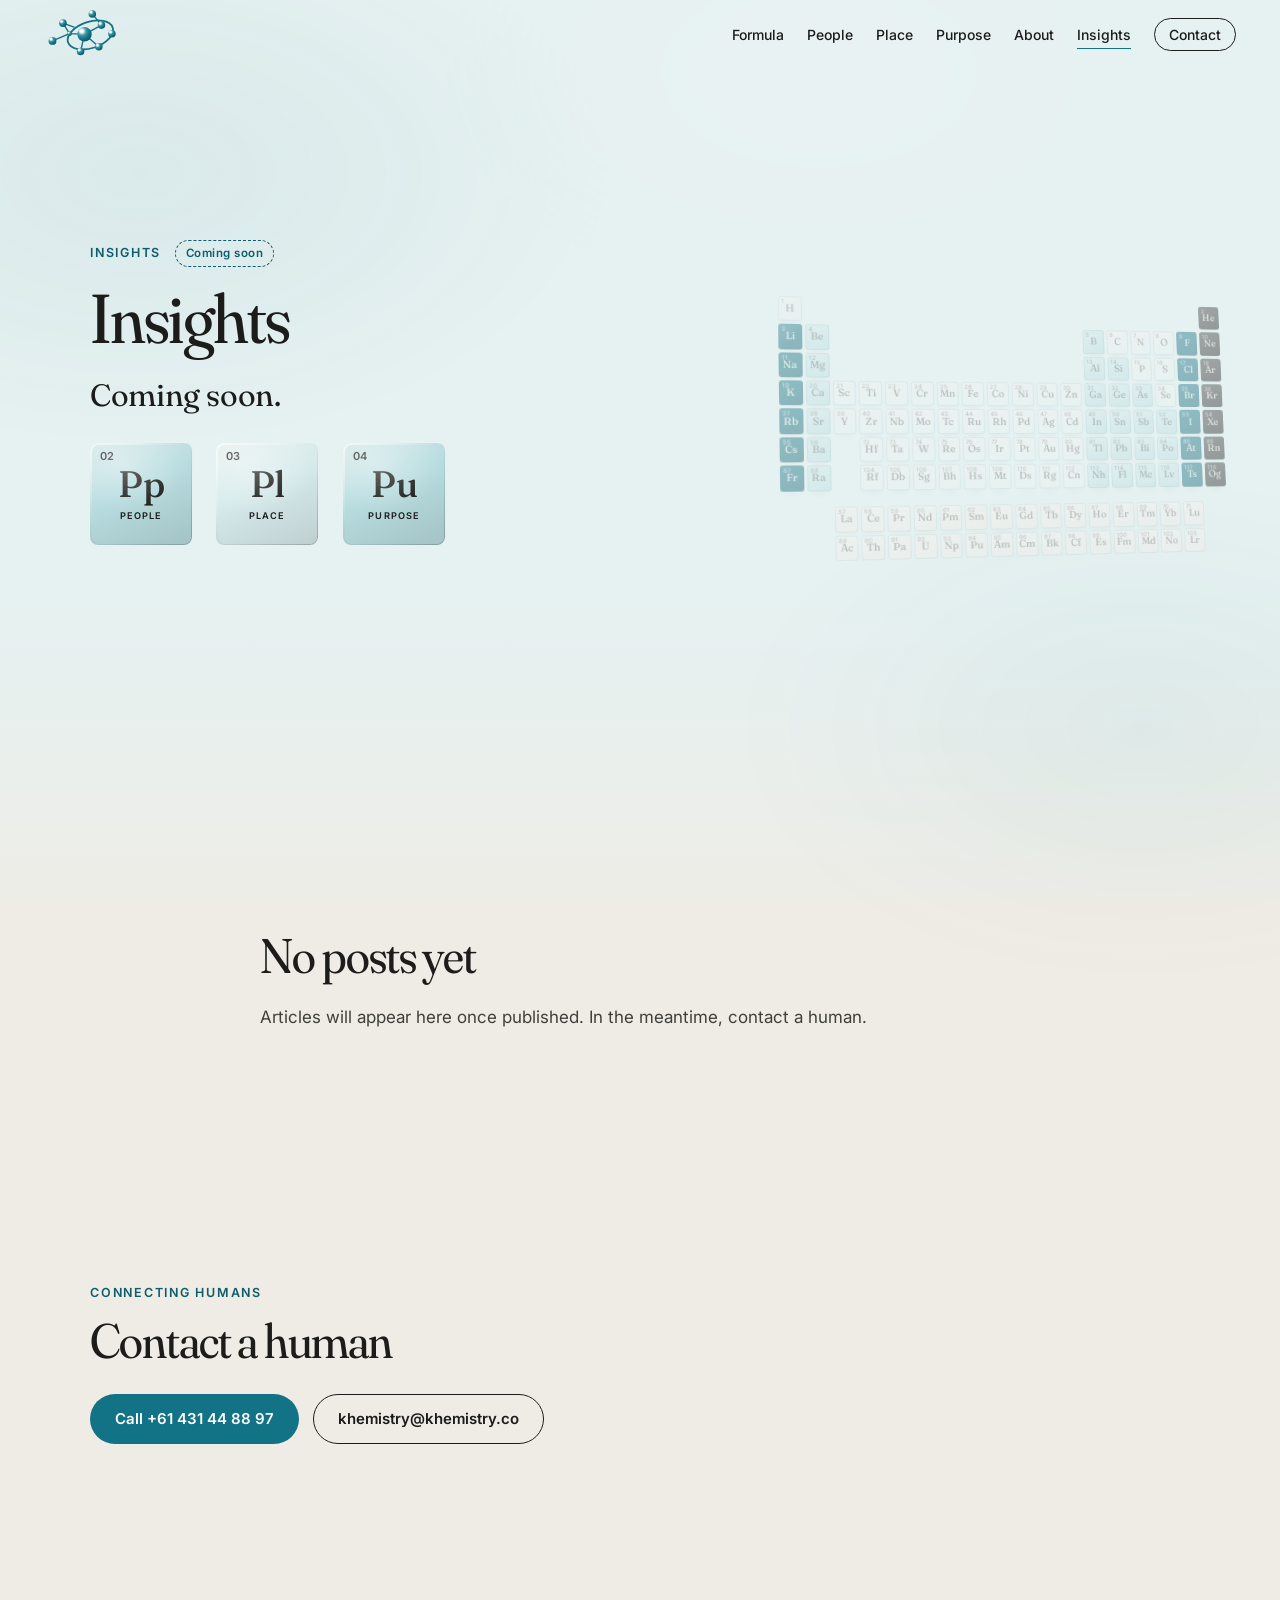
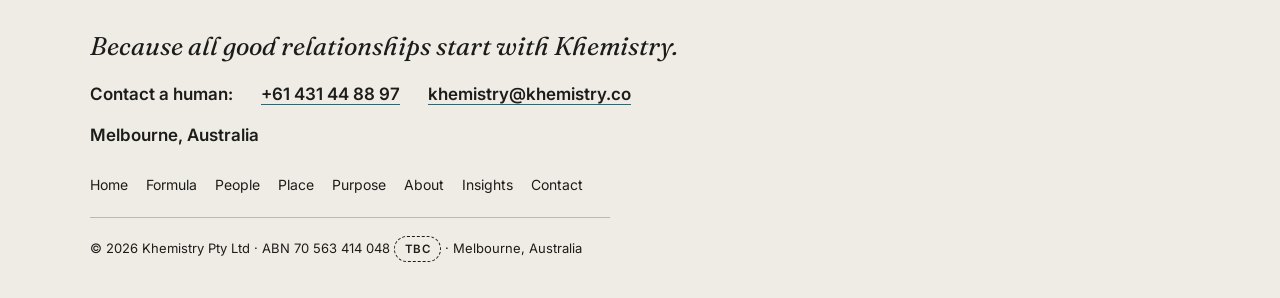
<file: insights.html>
<!doctype html>
<html lang="en-AU">
<head>
<meta charset="utf-8">
<meta name="viewport" content="width=device-width,initial-scale=1">
<title>Khemistry | Insights (coming soon)</title>
<meta name="description" content="Insights from Khemistry, a Melbourne recruitment and executive search firm founded by Maidlin Mistry. Coming soon.">
<link rel="canonical" href="https://khemistry.co/insights.html">
<meta property="og:type" content="website"><meta property="og:site_name" content="Khemistry"><meta property="og:title" content="Khemistry | Insights (coming soon)"><meta property="og:description" content="Insights from Khemistry, a Melbourne recruitment and executive search firm founded by Maidlin Mistry. Coming soon."><meta property="og:locale" content="en_AU">
<link rel="preconnect" href="https://fonts.googleapis.com"><link rel="preconnect" href="https://fonts.gstatic.com" crossorigin>
<link href="https://fonts.googleapis.com/css2?family=Fraunces:ital,opsz,wght,SOFT@0,9..144,300..700,50;1,9..144,300..600,50&family=Inter:wght@400;500;600&display=swap" rel="stylesheet">
<link rel="icon" href="assets/favicon.svg" type="image/svg+xml"><link rel="icon" href="favicon.ico" sizes="32x32"><link rel="apple-touch-icon" href="assets/apple-touch-icon.png">
<link rel="stylesheet" href="css/site.css?v=9">
<script>document.documentElement.classList.add('js');if(!matchMedia('(prefers-reduced-motion: reduce)').matches)document.documentElement.classList.add('motion')</script>
</head>
<body>
<a class="skiplink" href="#main">Skip to content</a>
<div class="bg" aria-hidden="true"><div class="bg-track"></div></div><div class="bg-drift" aria-hidden="true"></div>
<header class="nav">
  <a class="brand" href="index.html" aria-label="Khemistry home: replay the opening"><img class="brand-logo" src="assets/logo.svg?v=2" width="248" height="158" alt="Khemistry"></a>
  <nav aria-label="Primary"><ul id="navlist">
    <li><a href="formula.html">Formula</a></li>
    <li><a href="people.html">People</a></li>
    <li><a href="place.html">Place</a></li>
    <li><a href="purpose.html">Purpose</a></li>
    <li><a href="about.html">About</a></li>
    <li><a href="insights.html" aria-current="page">Insights</a></li>
    <li><a class="nav-cta" href="contact.html">Contact</a></li>
  </ul></nav>
  <button class="menu" type="button" aria-expanded="false" aria-controls="navlist">Menu</button>
</header>
<main id="main">

<section class="sec hero" data-tone="tint"><div class="wrap">
  <p class="eyebrow rv">Insights <span class="draft-tag">Coming soon</span></p>
  <h1 class="rv rv-d1">Insights</h1>
  <p class="lede rv rv-d2" data-draft="insights-hero">Coming soon.</p>
  <div class="tiles rv rv-d3" style="margin-top:30px"><a class="el t-peach " href="people.html" aria-label="People"><i>02</i><b>Pp</b><em>People</em></a><a class="el t-glass " href="place.html" aria-label="Place"><i>03</i><b>Pl</b><em>Place</em></a><a class="el t-peach " href="purpose.html" aria-label="Purpose"><i>04</i><b>Pu</b><em>Purpose</em></a></div>
</div></section>
<section class="sec" data-tone="cream"><div class="wrap narrow">
  <!-- PLACEHOLDER: no posts yet. Do not add sample posts. -->
  <h2 class="rv" data-draft="insights-h">No posts yet</h2>
  <p class="muted rv" data-draft="insights-body">Articles will appear here once published. In the meantime, contact a human.</p>
</div></section>
<section class="sec" data-tone="tint"><div class="wrap rv">
  <p class="eyebrow">Connecting humans</p>
  <h2>Contact a human</h2>
  <div class="ctas"><a class="btn btn-primary" href="tel:+61431448897"><span>Call +61 431 44 88 97</span></a><a class="btn btn-ghost" href="mailto:khemistry@khemistry.co"><span>khemistry@khemistry.co</span></a></div>
</div></section>
</main>
<footer class="foot" data-tone="glass">
  <div class="wrap">
    <div class="foot-top">
      <div>
        <p class="foot-tag">Because all good relationships start with Khemistry.</p>
        <p class="human" style="margin-top:14px"><span>Contact a human:</span> <a href="tel:+61431448897">+61 431 44 88 97</a> <a href="mailto:khemistry@khemistry.co">khemistry@khemistry.co</a> <span>Melbourne, Australia</span></p>
      </div>
      <nav aria-label="Footer"><ul>
        <li><a href="index.html">Home</a></li><li><a href="formula.html">Formula</a></li><li><a href="people.html">People</a></li><li><a href="place.html">Place</a></li><li><a href="purpose.html">Purpose</a></li><li><a href="about.html">About</a></li><li><a href="insights.html">Insights</a></li><li><a href="contact.html">Contact</a></li>
      </ul></nav>
    </div>
    <!-- ABN shown on the current khemistry.co site. TBC: confirm which legal entity holds this ABN before launch. Licence number deliberately omitted until verified. -->
    <p class="foot-legal">© 2026 Khemistry Pty Ltd · ABN 70 563 414 048 <span class="draft-tag">TBC</span> · Melbourne, Australia</p>
  </div>
</footer>
<script src="js/site.js?v=8" defer></script>
</body>
</html>
</file>
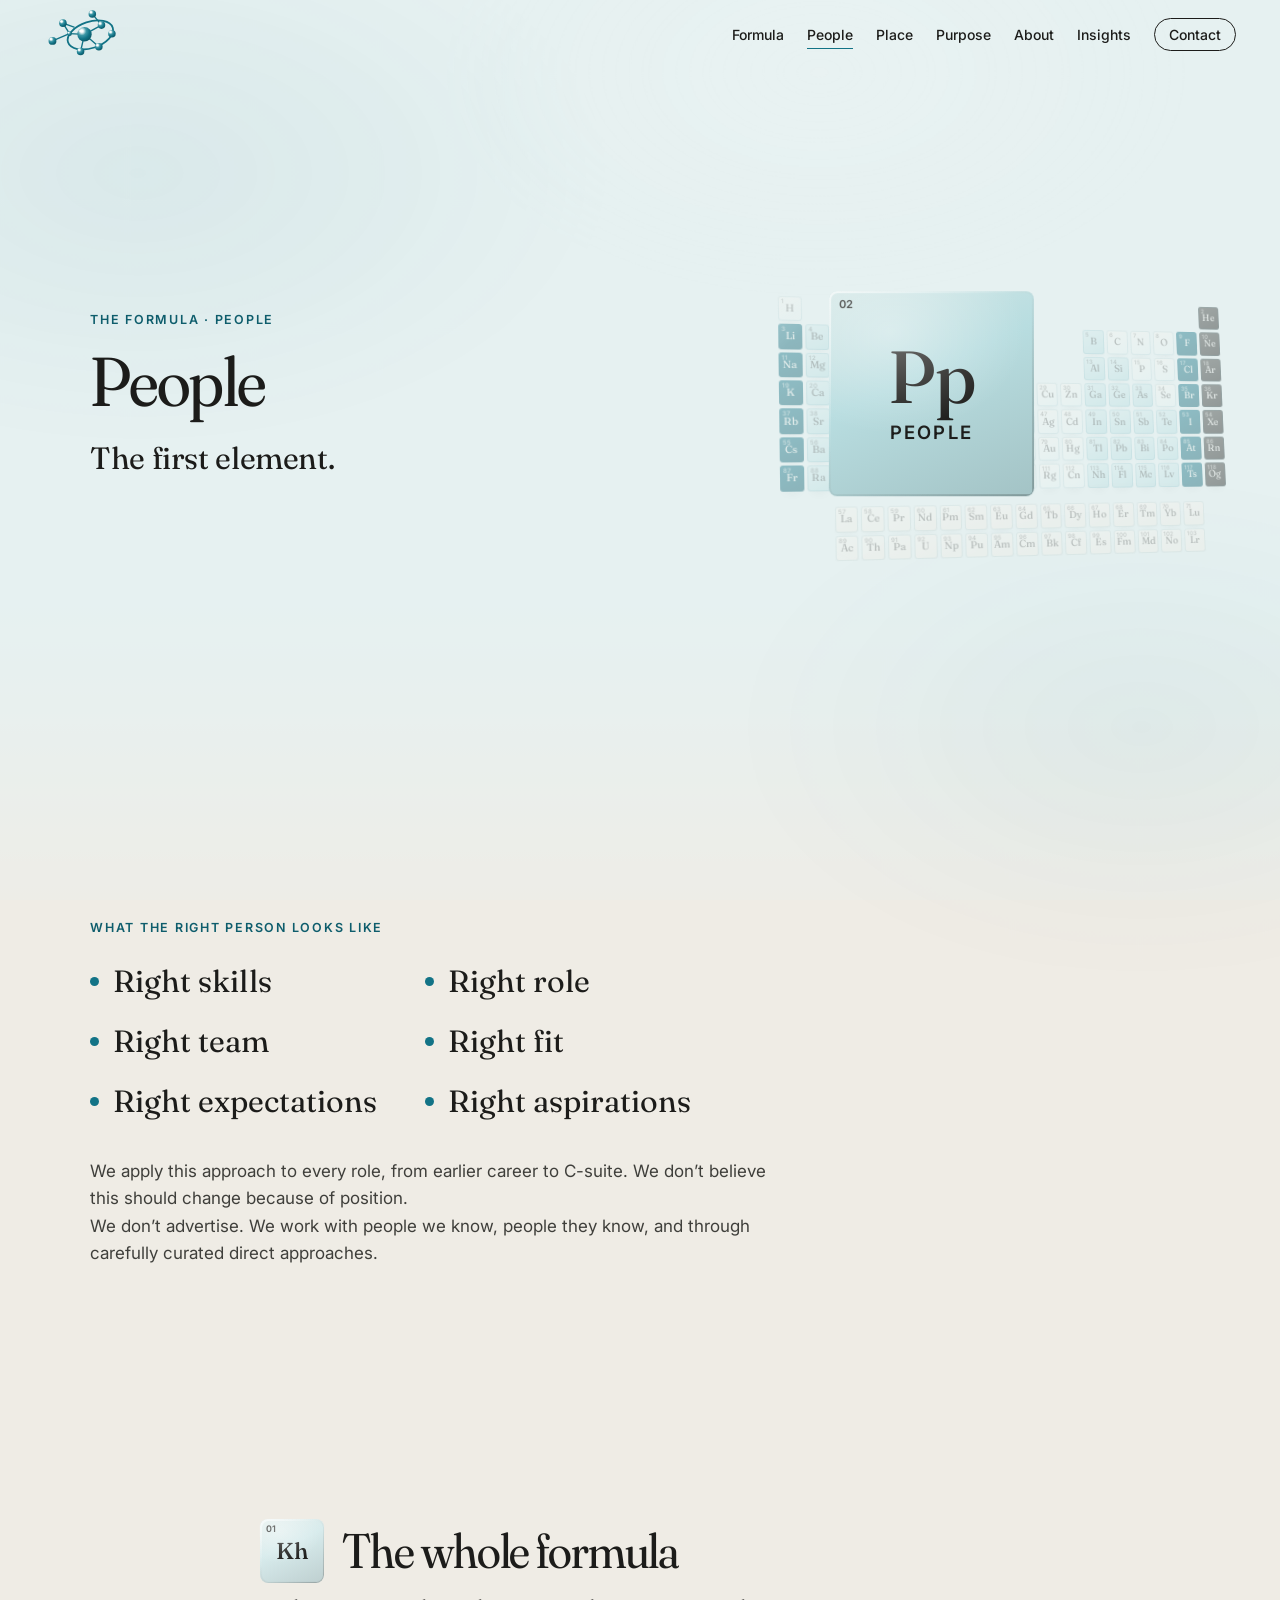
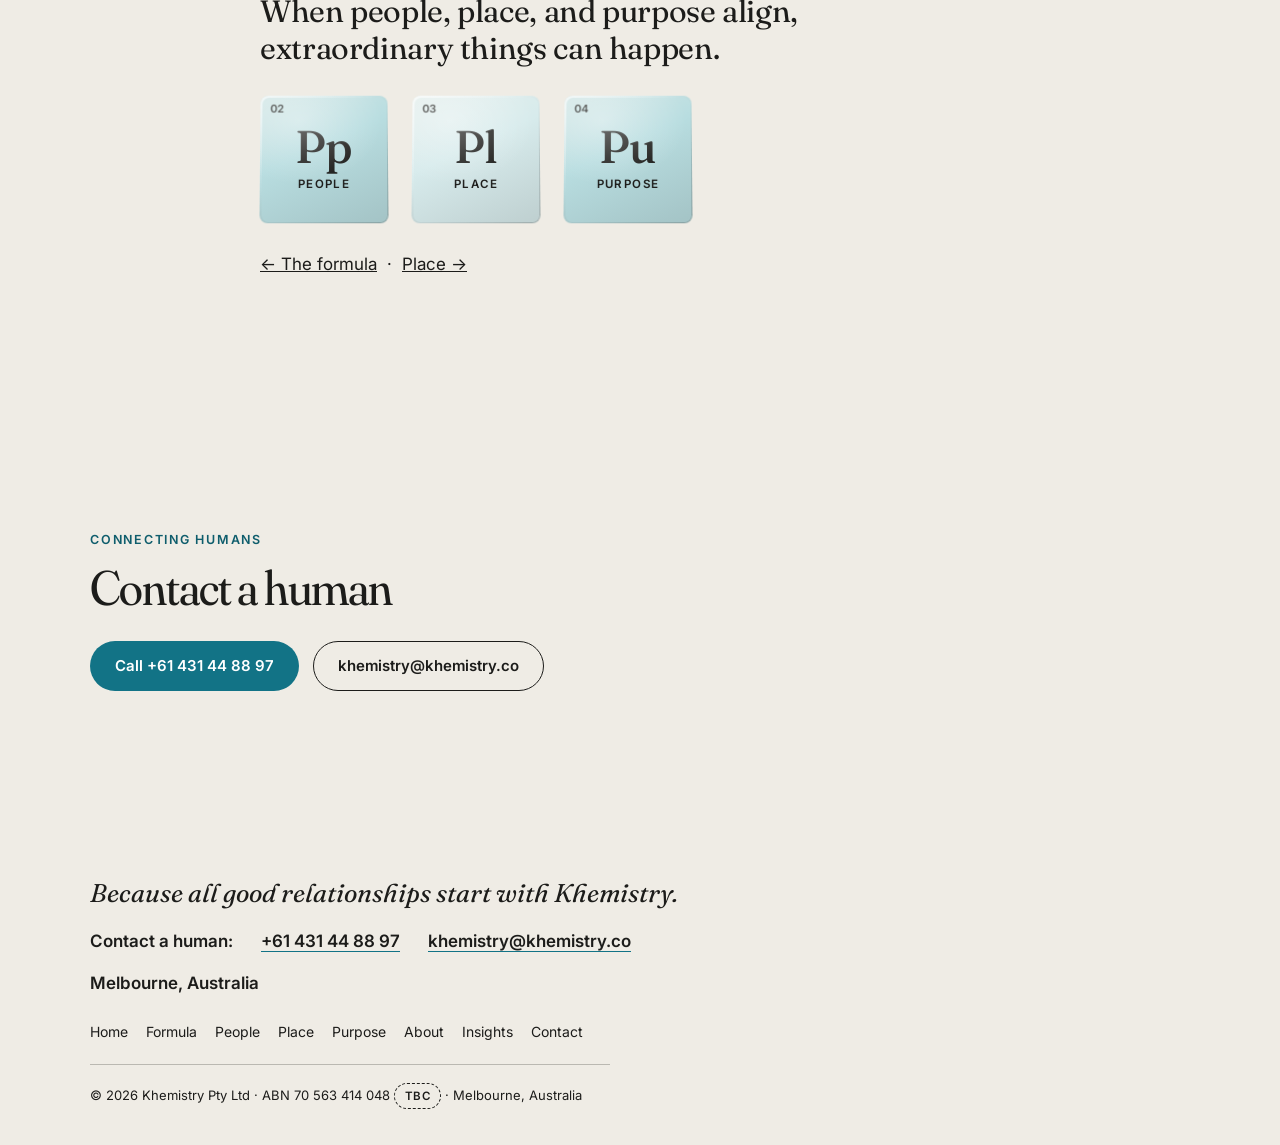
<file: people.html>
<!doctype html>
<html lang="en-AU">
<head>
<meta charset="utf-8">
<meta name="viewport" content="width=device-width,initial-scale=1">
<title>Khemistry | People: the right skills, role, team and fit</title>
<meta name="description" content="People: the right skills, role, team, fit, expectations and aspirations. Khemistry is a Melbourne recruitment and executive search firm founded by Maidlin Mistry.">
<link rel="canonical" href="https://khemistry.co/people.html">
<meta property="og:type" content="website"><meta property="og:site_name" content="Khemistry"><meta property="og:title" content="Khemistry | People: the right skills, role, team and fit"><meta property="og:description" content="People: the right skills, role, team, fit, expectations and aspirations. Khemistry is a Melbourne recruitment and executive search firm founded by Maidlin Mistry."><meta property="og:locale" content="en_AU">
<link rel="preconnect" href="https://fonts.googleapis.com"><link rel="preconnect" href="https://fonts.gstatic.com" crossorigin>
<link href="https://fonts.googleapis.com/css2?family=Fraunces:ital,opsz,wght,SOFT@0,9..144,300..700,50;1,9..144,300..600,50&family=Inter:wght@400;500;600&display=swap" rel="stylesheet">
<link rel="icon" href="assets/favicon.svg" type="image/svg+xml"><link rel="icon" href="favicon.ico" sizes="32x32"><link rel="apple-touch-icon" href="assets/apple-touch-icon.png">
<link rel="stylesheet" href="css/site.css?v=9">
<script>document.documentElement.classList.add('js');if(!matchMedia('(prefers-reduced-motion: reduce)').matches)document.documentElement.classList.add('motion')</script>
</head>
<body>
<a class="skiplink" href="#main">Skip to content</a>
<div class="bg" aria-hidden="true"><div class="bg-track"></div></div><div class="bg-drift" aria-hidden="true"></div>
<header class="nav">
  <a class="brand" href="index.html" aria-label="Khemistry home: replay the opening"><img class="brand-logo" src="assets/logo.svg?v=2" width="248" height="158" alt="Khemistry"></a>
  <nav aria-label="Primary"><ul id="navlist">
    <li><a href="formula.html">Formula</a></li>
    <li><a href="people.html" aria-current="page">People</a></li>
    <li><a href="place.html">Place</a></li>
    <li><a href="purpose.html">Purpose</a></li>
    <li><a href="about.html">About</a></li>
    <li><a href="insights.html">Insights</a></li>
    <li><a class="nav-cta" href="contact.html">Contact</a></li>
  </ul></nav>
  <button class="menu" type="button" aria-expanded="false" aria-controls="navlist">Menu</button>
</header>
<main id="main">

<section class="sec hero" data-tone="tint"><div class="wrap grid2">
  <div><p class="eyebrow rv">The formula · People</p>
  <h1 class="rv rv-d1">People</h1><p class="lede rv rv-d2" data-draft="people-hero">The first element.</p></div>
  <div class="rv rv-d2" style="display:flex;justify-content:center"><span class="el t-peach lg" aria-hidden="true"><i>02</i><b>Pp</b><em>People</em></span></div>
</div></section>
<section class="sec" data-tone="cream"><div class="wrap"><p class="eyebrow rv" data-draft="people-eyebrow">What the right person looks like</p>
  <ul class="rights rv rv-d1" style="margin-top:20px"><li>Right skills</li><li>Right role</li><li>Right team</li><li>Right fit</li><li>Right expectations</li><li>Right aspirations</li></ul>
  <p class="muted rv" style="margin-top:34px">We apply this approach to every role, from earlier career to C-suite. We don’t believe this should change because of position.</p>
  <p class="muted rv">We don’t advertise. We work with people we know, people they know, and through carefully curated direct approaches.</p></div></section>
<section class="sec" data-tone="glass"><div class="wrap narrow">
  <div class="sec-head rv"><span class="el t-glass sm" aria-hidden="true"><i>01</i><b>Kh</b><em>Khemistry</em></span><h2 data-draft="whole-h">The whole formula</h2></div>
  <p class="lede rv rv-d1">When people, place, and purpose align, extraordinary things can happen.</p>
  <div class="tiles rv rv-d2" style="margin-top:28px"><a class="el t-peach " href="people.html" aria-label="People"><i>02</i><b>Pp</b><em>People</em></a><a class="el t-glass " href="place.html" aria-label="Place"><i>03</i><b>Pl</b><em>Place</em></a><a class="el t-peach " href="purpose.html" aria-label="Purpose"><i>04</i><b>Pu</b><em>Purpose</em></a></div>
  <p class="rv" style="margin-top:28px"><a href="formula.html">← The formula</a> &nbsp;·&nbsp; <a href="place.html">Place →</a></p>
</div></section>
<section class="sec" data-tone="cream"><div class="wrap rv">
  <p class="eyebrow">Connecting humans</p>
  <h2>Contact a human</h2>
  <div class="ctas"><a class="btn btn-primary" href="tel:+61431448897"><span>Call +61 431 44 88 97</span></a><a class="btn btn-ghost" href="mailto:khemistry@khemistry.co"><span>khemistry@khemistry.co</span></a></div>
</div></section>
</main>
<footer class="foot" data-tone="glass">
  <div class="wrap">
    <div class="foot-top">
      <div>
        <p class="foot-tag">Because all good relationships start with Khemistry.</p>
        <p class="human" style="margin-top:14px"><span>Contact a human:</span> <a href="tel:+61431448897">+61 431 44 88 97</a> <a href="mailto:khemistry@khemistry.co">khemistry@khemistry.co</a> <span>Melbourne, Australia</span></p>
      </div>
      <nav aria-label="Footer"><ul>
        <li><a href="index.html">Home</a></li><li><a href="formula.html">Formula</a></li><li><a href="people.html">People</a></li><li><a href="place.html">Place</a></li><li><a href="purpose.html">Purpose</a></li><li><a href="about.html">About</a></li><li><a href="insights.html">Insights</a></li><li><a href="contact.html">Contact</a></li>
      </ul></nav>
    </div>
    <!-- ABN shown on the current khemistry.co site. TBC: confirm which legal entity holds this ABN before launch. Licence number deliberately omitted until verified. -->
    <p class="foot-legal">© 2026 Khemistry Pty Ltd · ABN 70 563 414 048 <span class="draft-tag">TBC</span> · Melbourne, Australia</p>
  </div>
</footer>
<script src="js/site.js?v=8" defer></script>
</body>
</html>
</file>
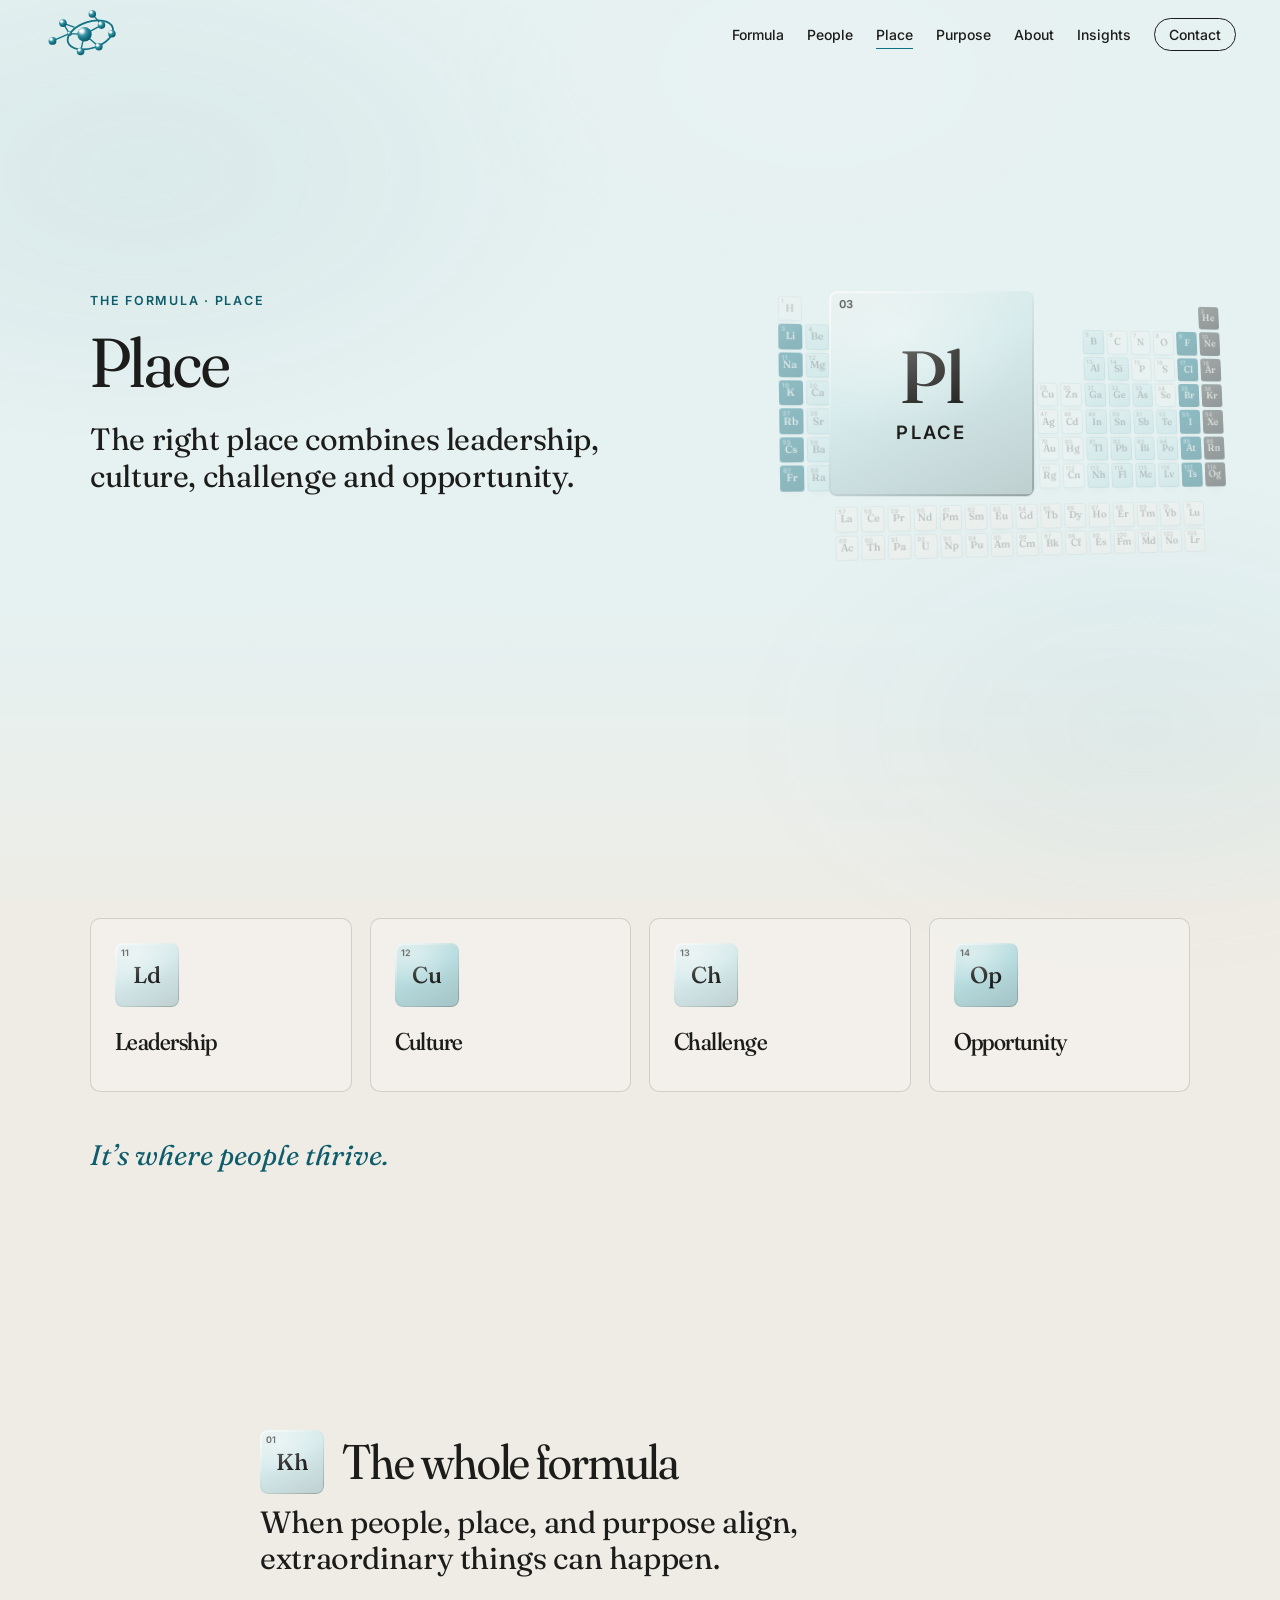
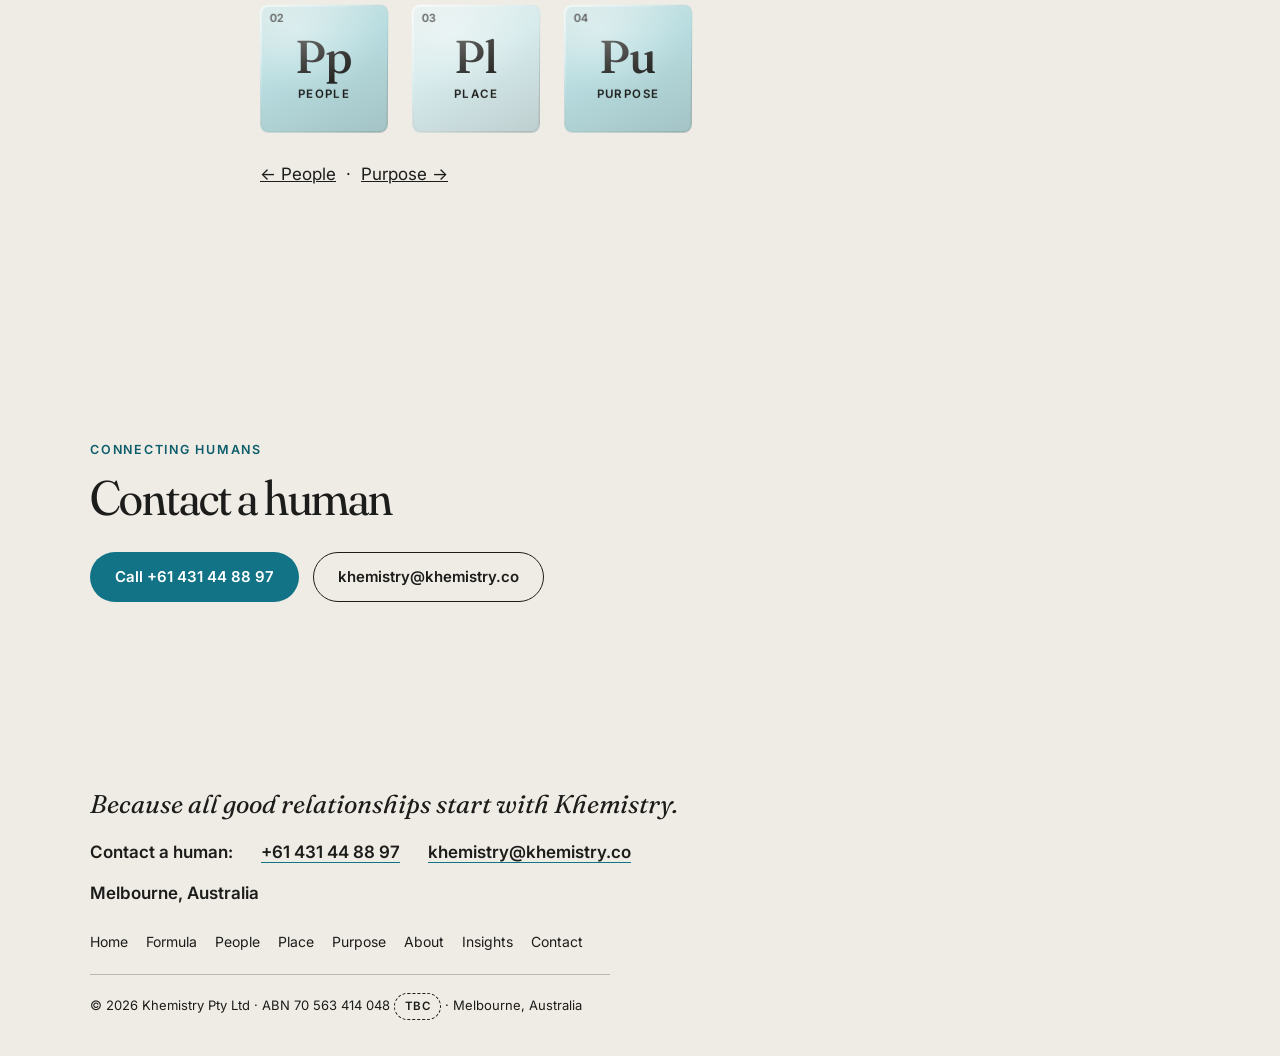
<file: place.html>
<!doctype html>
<html lang="en-AU">
<head>
<meta charset="utf-8">
<meta name="viewport" content="width=device-width,initial-scale=1">
<title>Khemistry | Place: leadership, culture, challenge and opportunity</title>
<meta name="description" content="Place: the right place combines leadership, culture, challenge and opportunity. Khemistry, Melbourne recruitment and executive search across Australia and South East Asia.">
<link rel="canonical" href="https://khemistry.co/place.html">
<meta property="og:type" content="website"><meta property="og:site_name" content="Khemistry"><meta property="og:title" content="Khemistry | Place: leadership, culture, challenge and opportunity"><meta property="og:description" content="Place: the right place combines leadership, culture, challenge and opportunity. Khemistry, Melbourne recruitment and executive search across Australia and South East Asia."><meta property="og:locale" content="en_AU">
<link rel="preconnect" href="https://fonts.googleapis.com"><link rel="preconnect" href="https://fonts.gstatic.com" crossorigin>
<link href="https://fonts.googleapis.com/css2?family=Fraunces:ital,opsz,wght,SOFT@0,9..144,300..700,50;1,9..144,300..600,50&family=Inter:wght@400;500;600&display=swap" rel="stylesheet">
<link rel="icon" href="assets/favicon.svg" type="image/svg+xml"><link rel="icon" href="favicon.ico" sizes="32x32"><link rel="apple-touch-icon" href="assets/apple-touch-icon.png">
<link rel="stylesheet" href="css/site.css?v=9">
<script>document.documentElement.classList.add('js');if(!matchMedia('(prefers-reduced-motion: reduce)').matches)document.documentElement.classList.add('motion')</script>
</head>
<body>
<a class="skiplink" href="#main">Skip to content</a>
<div class="bg" aria-hidden="true"><div class="bg-track"></div></div><div class="bg-drift" aria-hidden="true"></div>
<header class="nav">
  <a class="brand" href="index.html" aria-label="Khemistry home: replay the opening"><img class="brand-logo" src="assets/logo.svg?v=2" width="248" height="158" alt="Khemistry"></a>
  <nav aria-label="Primary"><ul id="navlist">
    <li><a href="formula.html">Formula</a></li>
    <li><a href="people.html">People</a></li>
    <li><a href="place.html" aria-current="page">Place</a></li>
    <li><a href="purpose.html">Purpose</a></li>
    <li><a href="about.html">About</a></li>
    <li><a href="insights.html">Insights</a></li>
    <li><a class="nav-cta" href="contact.html">Contact</a></li>
  </ul></nav>
  <button class="menu" type="button" aria-expanded="false" aria-controls="navlist">Menu</button>
</header>
<main id="main">

<section class="sec hero" data-tone="tint"><div class="wrap grid2">
  <div><p class="eyebrow rv">The formula · Place</p>
  <h1 class="rv rv-d1">Place</h1><p class="lede rv rv-d2">The right place combines leadership, culture, challenge and opportunity.</p></div>
  <div class="rv rv-d2" style="display:flex;justify-content:center"><span class="el t-glass lg" aria-hidden="true"><i>03</i><b>Pl</b><em>Place</em></span></div>
</div></section>
<section class="sec" data-tone="cream"><div class="wrap"><div class="grid3" style="grid-template-columns:repeat(auto-fit,minmax(200px,1fr))">
   <div class="card rv"><span class="el t-glass sm" aria-hidden="true"><i>11</i><b>Ld</b><em></em></span><h3>Leadership</h3></div>
   <div class="card rv rv-d1"><span class="el t-peach sm" aria-hidden="true"><i>12</i><b>Cu</b><em></em></span><h3>Culture</h3></div>
   <div class="card rv rv-d2"><span class="el t-glass sm" aria-hidden="true"><i>13</i><b>Ch</b><em></em></span><h3>Challenge</h3></div>
   <div class="card rv rv-d3"><span class="el t-peach sm" aria-hidden="true"><i>14</i><b>Op</b><em></em></span><h3>Opportunity</h3></div>
  </div>
  <p class="pull rv" style="margin-top:40px">It’s where people thrive.</p></div></section>
<section class="sec" data-tone="glass"><div class="wrap narrow">
  <div class="sec-head rv"><span class="el t-glass sm" aria-hidden="true"><i>01</i><b>Kh</b><em>Khemistry</em></span><h2 data-draft="whole-h">The whole formula</h2></div>
  <p class="lede rv rv-d1">When people, place, and purpose align, extraordinary things can happen.</p>
  <div class="tiles rv rv-d2" style="margin-top:28px"><a class="el t-peach " href="people.html" aria-label="People"><i>02</i><b>Pp</b><em>People</em></a><a class="el t-glass " href="place.html" aria-label="Place"><i>03</i><b>Pl</b><em>Place</em></a><a class="el t-peach " href="purpose.html" aria-label="Purpose"><i>04</i><b>Pu</b><em>Purpose</em></a></div>
  <p class="rv" style="margin-top:28px"><a href="people.html">← People</a> &nbsp;·&nbsp; <a href="purpose.html">Purpose →</a></p>
</div></section>
<section class="sec" data-tone="cream"><div class="wrap rv">
  <p class="eyebrow">Connecting humans</p>
  <h2>Contact a human</h2>
  <div class="ctas"><a class="btn btn-primary" href="tel:+61431448897"><span>Call +61 431 44 88 97</span></a><a class="btn btn-ghost" href="mailto:khemistry@khemistry.co"><span>khemistry@khemistry.co</span></a></div>
</div></section>
</main>
<footer class="foot" data-tone="glass">
  <div class="wrap">
    <div class="foot-top">
      <div>
        <p class="foot-tag">Because all good relationships start with Khemistry.</p>
        <p class="human" style="margin-top:14px"><span>Contact a human:</span> <a href="tel:+61431448897">+61 431 44 88 97</a> <a href="mailto:khemistry@khemistry.co">khemistry@khemistry.co</a> <span>Melbourne, Australia</span></p>
      </div>
      <nav aria-label="Footer"><ul>
        <li><a href="index.html">Home</a></li><li><a href="formula.html">Formula</a></li><li><a href="people.html">People</a></li><li><a href="place.html">Place</a></li><li><a href="purpose.html">Purpose</a></li><li><a href="about.html">About</a></li><li><a href="insights.html">Insights</a></li><li><a href="contact.html">Contact</a></li>
      </ul></nav>
    </div>
    <!-- ABN shown on the current khemistry.co site. TBC: confirm which legal entity holds this ABN before launch. Licence number deliberately omitted until verified. -->
    <p class="foot-legal">© 2026 Khemistry Pty Ltd · ABN 70 563 414 048 <span class="draft-tag">TBC</span> · Melbourne, Australia</p>
  </div>
</footer>
<script src="js/site.js?v=8" defer></script>
</body>
</html>
</file>
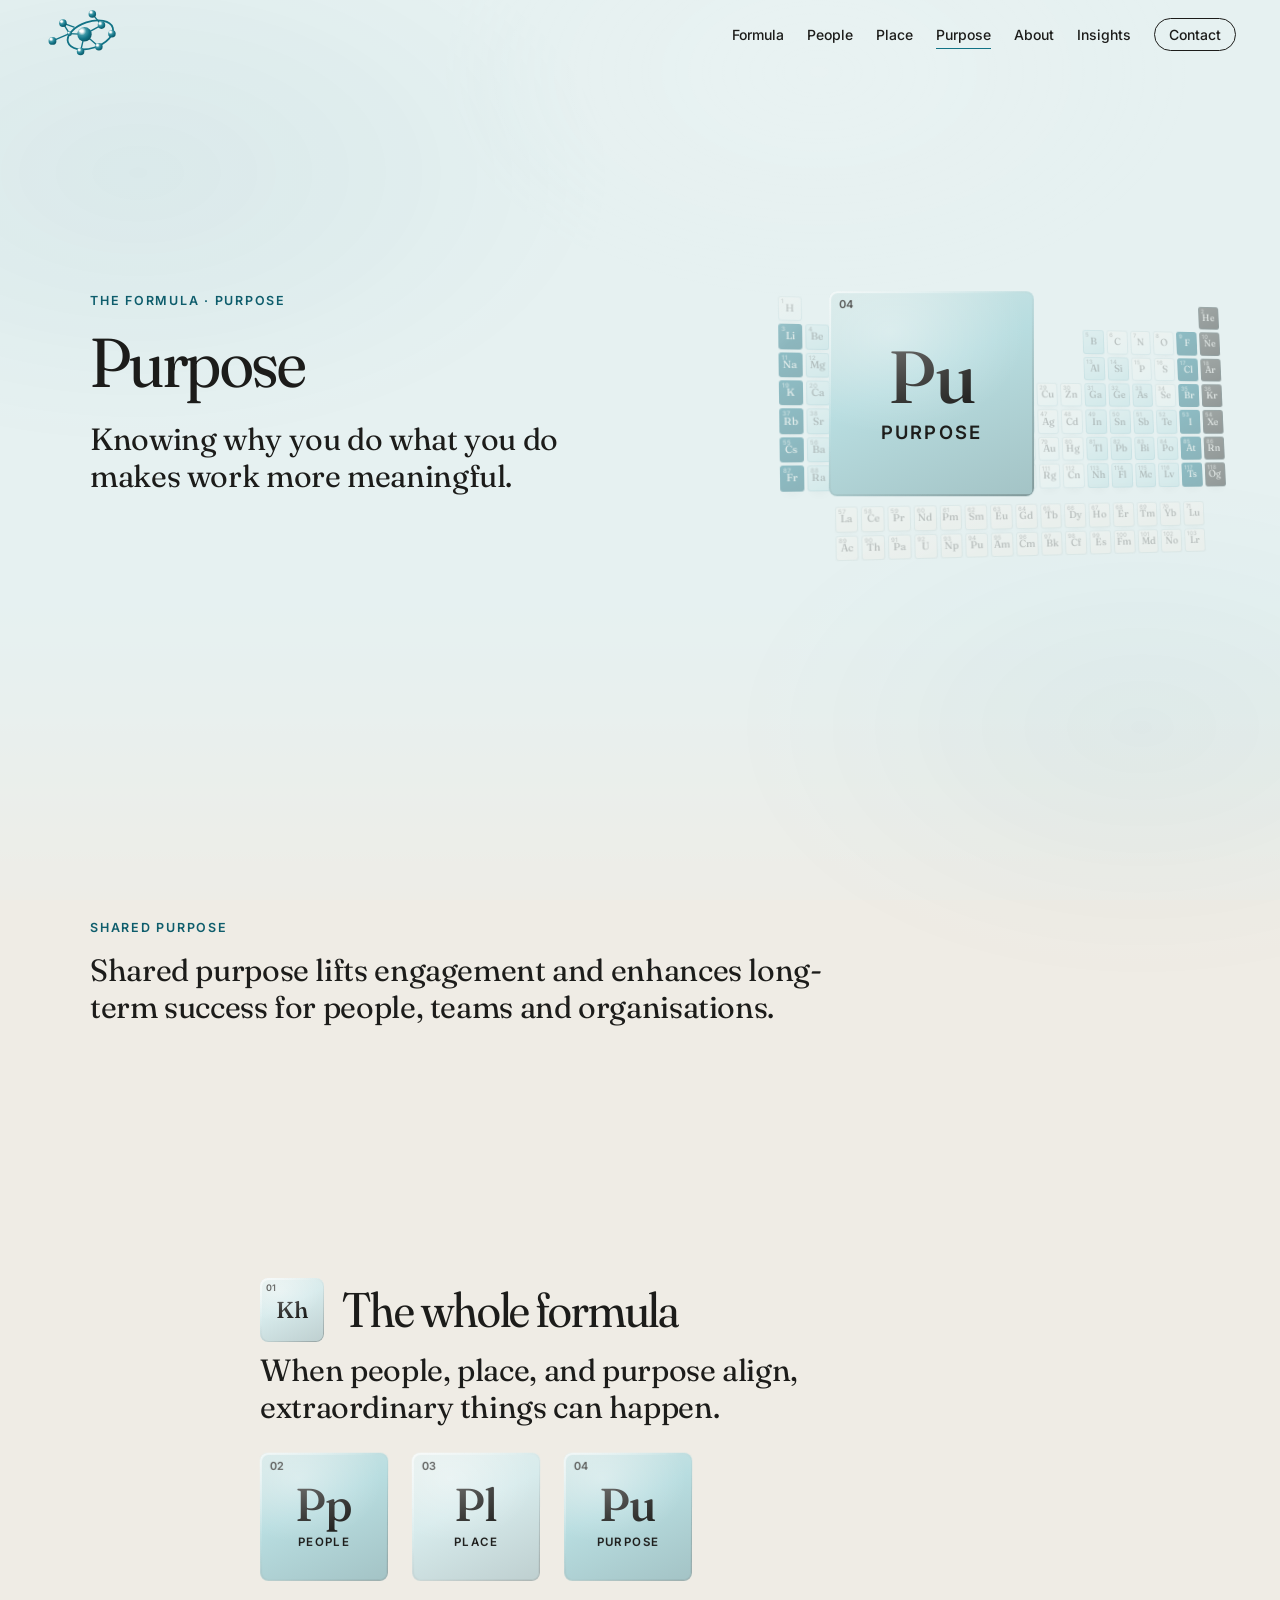
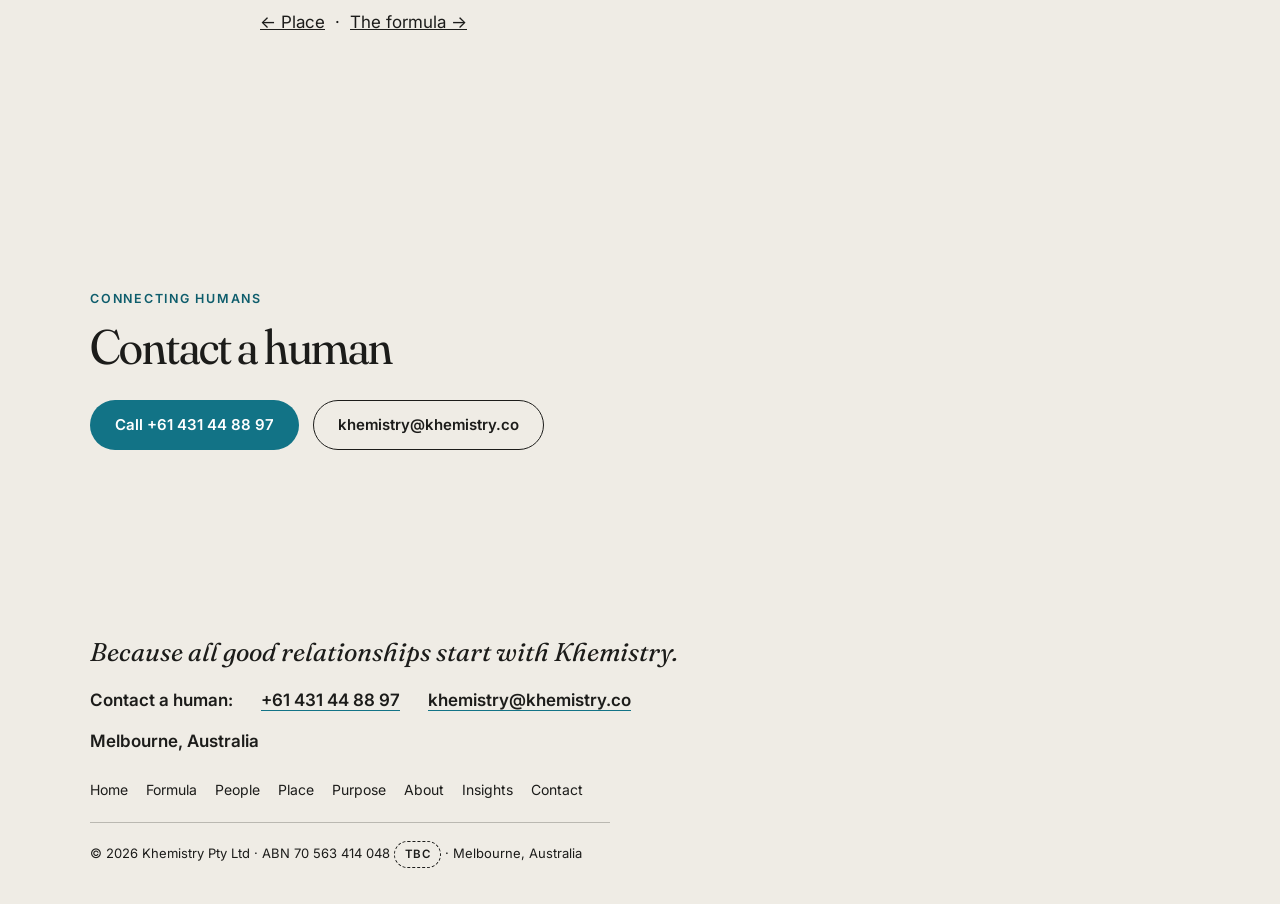
<file: purpose.html>
<!doctype html>
<html lang="en-AU">
<head>
<meta charset="utf-8">
<meta name="viewport" content="width=device-width,initial-scale=1">
<title>Khemistry | Purpose: why you do what you do</title>
<meta name="description" content="Purpose: knowing why you do what you do makes work more meaningful. Khemistry, Melbourne recruitment and executive search founded by Maidlin Mistry.">
<link rel="canonical" href="https://khemistry.co/purpose.html">
<meta property="og:type" content="website"><meta property="og:site_name" content="Khemistry"><meta property="og:title" content="Khemistry | Purpose: why you do what you do"><meta property="og:description" content="Purpose: knowing why you do what you do makes work more meaningful. Khemistry, Melbourne recruitment and executive search founded by Maidlin Mistry."><meta property="og:locale" content="en_AU">
<link rel="preconnect" href="https://fonts.googleapis.com"><link rel="preconnect" href="https://fonts.gstatic.com" crossorigin>
<link href="https://fonts.googleapis.com/css2?family=Fraunces:ital,opsz,wght,SOFT@0,9..144,300..700,50;1,9..144,300..600,50&family=Inter:wght@400;500;600&display=swap" rel="stylesheet">
<link rel="icon" href="assets/favicon.svg" type="image/svg+xml"><link rel="icon" href="favicon.ico" sizes="32x32"><link rel="apple-touch-icon" href="assets/apple-touch-icon.png">
<link rel="stylesheet" href="css/site.css?v=9">
<script>document.documentElement.classList.add('js');if(!matchMedia('(prefers-reduced-motion: reduce)').matches)document.documentElement.classList.add('motion')</script>
</head>
<body>
<a class="skiplink" href="#main">Skip to content</a>
<div class="bg" aria-hidden="true"><div class="bg-track"></div></div><div class="bg-drift" aria-hidden="true"></div>
<header class="nav">
  <a class="brand" href="index.html" aria-label="Khemistry home: replay the opening"><img class="brand-logo" src="assets/logo.svg?v=2" width="248" height="158" alt="Khemistry"></a>
  <nav aria-label="Primary"><ul id="navlist">
    <li><a href="formula.html">Formula</a></li>
    <li><a href="people.html">People</a></li>
    <li><a href="place.html">Place</a></li>
    <li><a href="purpose.html" aria-current="page">Purpose</a></li>
    <li><a href="about.html">About</a></li>
    <li><a href="insights.html">Insights</a></li>
    <li><a class="nav-cta" href="contact.html">Contact</a></li>
  </ul></nav>
  <button class="menu" type="button" aria-expanded="false" aria-controls="navlist">Menu</button>
</header>
<main id="main">

<section class="sec hero" data-tone="tint"><div class="wrap grid2">
  <div><p class="eyebrow rv">The formula · Purpose</p>
  <h1 class="rv rv-d1">Purpose</h1><p class="lede rv rv-d2">Knowing why you do what you do makes work more meaningful.</p></div>
  <div class="rv rv-d2" style="display:flex;justify-content:center"><span class="el t-peach lg" aria-hidden="true"><i>04</i><b>Pu</b><em>Purpose</em></span></div>
</div></section>
<section class="sec" data-tone="cream"><div class="wrap"><p class="eyebrow rv">Shared purpose</p>
  <p class="lede rv rv-d1" style="margin-top:14px">Shared purpose lifts engagement and enhances long-term success for people, teams and organisations.</p></div></section>
<section class="sec" data-tone="glass"><div class="wrap narrow">
  <div class="sec-head rv"><span class="el t-glass sm" aria-hidden="true"><i>01</i><b>Kh</b><em>Khemistry</em></span><h2 data-draft="whole-h">The whole formula</h2></div>
  <p class="lede rv rv-d1">When people, place, and purpose align, extraordinary things can happen.</p>
  <div class="tiles rv rv-d2" style="margin-top:28px"><a class="el t-peach " href="people.html" aria-label="People"><i>02</i><b>Pp</b><em>People</em></a><a class="el t-glass " href="place.html" aria-label="Place"><i>03</i><b>Pl</b><em>Place</em></a><a class="el t-peach " href="purpose.html" aria-label="Purpose"><i>04</i><b>Pu</b><em>Purpose</em></a></div>
  <p class="rv" style="margin-top:28px"><a href="place.html">← Place</a> &nbsp;·&nbsp; <a href="formula.html">The formula →</a></p>
</div></section>
<section class="sec" data-tone="cream"><div class="wrap rv">
  <p class="eyebrow">Connecting humans</p>
  <h2>Contact a human</h2>
  <div class="ctas"><a class="btn btn-primary" href="tel:+61431448897"><span>Call +61 431 44 88 97</span></a><a class="btn btn-ghost" href="mailto:khemistry@khemistry.co"><span>khemistry@khemistry.co</span></a></div>
</div></section>
</main>
<footer class="foot" data-tone="glass">
  <div class="wrap">
    <div class="foot-top">
      <div>
        <p class="foot-tag">Because all good relationships start with Khemistry.</p>
        <p class="human" style="margin-top:14px"><span>Contact a human:</span> <a href="tel:+61431448897">+61 431 44 88 97</a> <a href="mailto:khemistry@khemistry.co">khemistry@khemistry.co</a> <span>Melbourne, Australia</span></p>
      </div>
      <nav aria-label="Footer"><ul>
        <li><a href="index.html">Home</a></li><li><a href="formula.html">Formula</a></li><li><a href="people.html">People</a></li><li><a href="place.html">Place</a></li><li><a href="purpose.html">Purpose</a></li><li><a href="about.html">About</a></li><li><a href="insights.html">Insights</a></li><li><a href="contact.html">Contact</a></li>
      </ul></nav>
    </div>
    <!-- ABN shown on the current khemistry.co site. TBC: confirm which legal entity holds this ABN before launch. Licence number deliberately omitted until verified. -->
    <p class="foot-legal">© 2026 Khemistry Pty Ltd · ABN 70 563 414 048 <span class="draft-tag">TBC</span> · Melbourne, Australia</p>
  </div>
</footer>
<script src="js/site.js?v=8" defer></script>
</body>
</html>
</file>
<file: css/site.css>
/* Khemistry inner pages. Palette B: soft stone + ocean teal + near-black.
   ALL colours live in this one :root block. Change a hex here, then reload (no rebuild needed for CSS/JS).
   The *-rgb triplets must match their hex twin (used for translucent shadows/lines). */
:root{
  /* --- core palette --- */
  --bg:#EFECE5;           /* page background (stone) */
  --bg-2:#F6F4EF;         /* lighter stone: nav, menu, cards */
  --accent:#127386;       /* ocean teal: buttons, links underline, dots */
  --accent-d:#0E5D6C;     /* darker ocean teal: eyebrows, pull quotes, button hover */
  --tint-1:#E6F1F1;       /* ocean teal tint: "tint" sections (heroes) */
  --tint-2:#D7EBEC;       /* ocean teal tint: "glass" sections + glass tiles */
  --tint-3:#B8DDE0;       /* ocean teal tint: alternate tiles */
  --text:#1C1C1A;         /* main text */
  --text-2:#3F3F3B;       /* secondary text */
  --on-accent:#FFFFFF;    /* text on accent buttons */
  --accent-rgb:18,115,134; --text-rgb:28,28,26; --bg2-rgb:246,244,239; --hi-rgb:255,255,255;
  /* --- section background tones (read by js/site.js for the scroll gradient) --- */
  --tone-tint:var(--tint-1); --tone-glass:var(--tint-2); --tone-cream:var(--bg);
  /* --- internal aliases (don't edit; point at the palette above) --- */
  --navy:var(--text); --ink:var(--text-2); --cream:var(--bg); --cream-2:var(--bg-2);
  --glass:var(--tint-2); --glass-tint:var(--tint-1); --peach:var(--tint-3);
  --teal:var(--accent); --teal-d:var(--accent-d); --teal-2:var(--accent); --teal-glow:rgba(var(--accent-rgb),.18);
  --serif:"Fraunces",Georgia,serif; --sans:"Inter",system-ui,sans-serif; --ease:cubic-bezier(.2,.7,.1,1);
  --pad:clamp(20px,6vw,96px);
}
*{box-sizing:border-box;margin:0;padding:0}
html{scroll-behavior:smooth}
html,body{overflow-x:hidden}
body{font-family:var(--sans);color:var(--navy);background:var(--cream);-webkit-font-smoothing:antialiased;line-height:1.5}
a{color:inherit}
button,input,textarea{font:inherit;color:inherit}
:focus-visible{outline:2px solid var(--teal-2);outline-offset:3px;border-radius:4px}
.sr-only{position:absolute;width:1px;height:1px;overflow:hidden;clip:rect(0 0 0 0);white-space:nowrap}
.skiplink{position:absolute;left:-999px;top:8px;background:var(--cream-2);color:var(--navy);border:2px solid var(--navy);padding:8px 12px;z-index:60}.skiplink:focus{left:8px}

/* ---------- Scroll-phased background ----------
   Section tones come from --tone-* above; blends are direct same-hue oklab paths.
   .bg is fixed; .bg-track is a document-tall gradient built by site.js from each section's tone and
   moved with transform only (compositor-friendly). .bg-drift adds slow teal glows. No hard cuts. */
.bg{position:fixed;inset:0;z-index:-2;overflow:hidden;pointer-events:none;background:var(--cream)}
.bg-track{position:absolute;left:0;right:0;top:0;height:100%;will-change:transform}
.bg-drift{display:none;position:fixed;inset:-20%;z-index:-1;pointer-events:none;opacity:.4;will-change:transform;
  background:radial-gradient(40% 35% at 25% 30%,var(--teal-glow),transparent 70%),radial-gradient(35% 30% at 80% 70%,rgba(var(--accent-rgb),.18),transparent 70%);
  animation:drift 38s ease-in-out infinite alternate}
@keyframes drift{0%{transform:translate3d(-3%,-2%,0) scale(1)}100%{transform:translate3d(3%,3%,0) scale(1.08)}}
/* without JS, sections paint their own colour (fallback) */
html:not(.js) [data-tone=tint]{background:var(--glass-tint)} html:not(.js) [data-tone=glass]{background:var(--glass)} html:not(.js) [data-tone=cream]{background:var(--cream)}

/* tone-driven text colour */
[data-tone]{color:var(--navy)}
[data-tone] .muted{color:var(--ink)}

/* ---------- Nav ---------- */
.nav{position:fixed;inset:0 0 auto 0;height:68px;display:flex;align-items:center;justify-content:space-between;padding:0 clamp(20px,3.4vw,48px);z-index:40;color:var(--navy);transition:background .4s,color .4s}
.nav.scrolled{background:rgba(var(--bg2-rgb),.88);backdrop-filter:blur(10px);-webkit-backdrop-filter:blur(10px);box-shadow:0 1px 0 rgba(var(--text-rgb),.12)}
.brand{font-family:var(--serif);font-size:22px;font-weight:500;text-decoration:none;letter-spacing:-.01em;display:inline-flex;align-items:center;line-height:0}
.brand-logo{display:block;height:52px;width:auto;transition:transform .35s var(--ease)}
@media (max-width:600px){.brand-logo{height:40px}}
.nav ul{display:flex;gap:clamp(14px,1.8vw,28px);list-style:none;align-items:center}
.nav ul a{font-size:14px;font-weight:500;text-decoration:none;position:relative;padding:6px 0}
.nav ul a::after{content:"";position:absolute;left:0;right:0;bottom:0;height:1px;background:var(--teal-2);transform:scaleX(0);transform-origin:right;transition:transform .5s var(--ease)}
.nav ul a:hover::after,.nav ul a[aria-current=page]::after{transform:scaleX(1);transform-origin:left}
.nav .nav-cta{border:1.5px solid currentColor;border-radius:999px;padding:7px 14px}
.nav .nav-cta::after{display:none}
.menu{display:none;font-size:14px;font-weight:600;border:1.5px solid currentColor;border-radius:999px;padding:7px 16px;background:none;cursor:pointer}
@media (max-width:1060px){
  .nav ul{display:none}.menu{display:block}
  .nav ul.open{display:flex;flex-direction:column;align-items:flex-start;position:absolute;top:62px;right:14px;background:var(--cream-2);color:var(--navy);border:1px solid rgba(var(--text-rgb),.18);box-shadow:0 18px 40px -20px rgba(var(--text-rgb),.35);border-radius:12px;padding:16px 22px;gap:10px;min-width:200px}
}

/* ---------- Layout ---------- */
main{display:block}
.sec{position:relative;padding:clamp(80px,14vh,150px) var(--pad)}
.sec.hero{min-height:min(88svh,820px);display:flex;align-items:center;padding-top:120px}
.wrap{max-width:1100px;margin:0 auto;width:100%}
.narrow{max-width:760px}
.eyebrow{font-size:12.5px;font-weight:600;letter-spacing:.14em;text-transform:uppercase;display:flex;gap:14px;align-items:center;flex-wrap:wrap}
[data-tone=cream] .eyebrow,[data-tone=tint] .eyebrow{color:var(--teal-d)} [data-tone=glass] .eyebrow{color:var(--teal-d)}
h1,h2,h3{font-family:var(--serif);font-weight:400;letter-spacing:-.022em;font-variation-settings:"SOFT" 50,"opsz" 120;text-wrap:balance}
h1{font-size:clamp(38px,5.4vw,76px);line-height:1.04;margin:16px 0 22px}
h2{font-size:clamp(30px,3.8vw,54px);line-height:1.06;margin:12px 0 22px}
h3{font-size:clamp(21px,1.9vw,26px);font-weight:500;margin-bottom:8px}
p{font-size:17px;line-height:1.6;max-width:40em}
.lede{font-family:var(--serif);font-size:clamp(22px,2.4vw,34px);line-height:1.2;letter-spacing:-.012em;max-width:24em}
.pull{font-family:var(--serif);font-style:italic;font-size:clamp(22px,2.2vw,30px)}
[data-tone=cream] .pull,[data-tone=tint] .pull{color:var(--teal-d)} [data-tone=glass] .pull{color:var(--teal-d)}
.stack>*+*{margin-top:16px}
.grid2{display:grid;grid-template-columns:1fr 1fr;gap:clamp(28px,5vw,72px);align-items:center}
.grid3{display:grid;grid-template-columns:repeat(3,1fr);gap:18px}
@media (max-width:820px){.grid2,.grid3{grid-template-columns:1fr}}
.draft-tag{display:inline-block;letter-spacing:.04em;text-transform:none;font-weight:600;border:1px dashed currentColor;border-radius:999px;padding:3px 10px;font-size:11.5px}

/* ---------- Element tile component ----------
   number (i), symbol (b), name (em); family tint via .t-glass / .t-peach; glass edge; teal glow. */
.el{--tint:var(--glass);position:relative;flex:none;width:var(--size,128px);aspect-ratio:1;border-radius:8px;display:flex;flex-direction:column;align-items:center;justify-content:center;color:var(--navy);text-decoration:none;isolation:isolate;
  background:linear-gradient(155deg,color-mix(in oklab,var(--tint) 55%,var(--bg-2)) 0%,var(--tint) 42%,color-mix(in oklab,var(--tint) 88%,var(--navy)) 100%);
  box-shadow:inset 0 0 0 1px rgba(var(--accent-rgb),.18),0 10px 24px -18px rgba(var(--accent-rgb),.45),0 0 0 0 var(--teal-glow);
  transition:transform .5s var(--ease),box-shadow .5s var(--ease)}
.el.t-glass{--tint:var(--glass)}
.el.t-peach{--tint:var(--peach)}
.el::before{content:"";position:absolute;inset:0;border-radius:inherit;padding:1.5px;z-index:-1;pointer-events:none;
  background:linear-gradient(140deg,rgba(var(--hi-rgb),.65),rgba(var(--hi-rgb),.05) 40%,rgba(var(--text-rgb),.25));
  -webkit-mask:linear-gradient(#000 0 0) content-box,linear-gradient(#000 0 0);-webkit-mask-composite:xor;mask-composite:exclude}
.el::after{content:"";position:absolute;inset:0;border-radius:inherit;background:linear-gradient(115deg,transparent 35%,rgba(var(--hi-rgb),.22) 50%,transparent 65%);background-size:250% 100%;background-position:120% 0;transition:background-position .9s var(--ease);pointer-events:none}
.el i{position:absolute;top:8px;left:10px;font:600 11px/1 var(--sans);font-style:normal;opacity:.92}
.el b{font-family:var(--serif);font-weight:500;font-size:calc(var(--size,128px)*.36);line-height:1;letter-spacing:-.02em}
.el em{font-style:normal;font-size:calc(var(--size,128px)*.09);font-weight:600;letter-spacing:.12em;text-transform:uppercase;margin-top:6px}
a.el:hover,a.el:focus-visible{transform:translateY(-5px);box-shadow:inset 0 0 0 1px rgba(var(--accent-rgb),.22),0 14px 28px -16px rgba(var(--accent-rgb),.5),0 0 0 5px var(--teal-glow)}
a.el:hover::after{background-position:-20% 0}
.el.sm{--size:64px}.el.sm i{font-size:9px;top:5px;left:6px}.el.sm em{display:none}
.el.lg{--size:clamp(150px,16vw,210px)}
.tiles{display:flex;gap:clamp(12px,2vw,24px);flex-wrap:wrap;align-items:center}
.op{font-family:var(--serif);font-size:clamp(28px,3vw,44px);opacity:.8}
.sec-head{display:flex;gap:18px;align-items:center;margin-bottom:10px}
.sec-head h2{margin:0}
@media (max-width:600px){.tiles .el{--size:92px}.op{font-size:24px}}

/* lists */
.rights{list-style:none;display:grid;grid-template-columns:repeat(2,auto);justify-content:start;gap:14px 48px;font-family:var(--serif);font-size:clamp(22px,2.4vw,34px)}
.rights li::before{content:"";display:inline-block;width:9px;height:9px;border-radius:50%;background:var(--teal-2);margin:0 14px 6px 0;vertical-align:middle}
@media (max-width:600px){.rights{grid-template-columns:1fr}}
.card{border:1px solid rgba(var(--text-rgb),.16);border-radius:10px;padding:24px;background:rgba(var(--bg2-rgb),.6)}
.card .el{margin-bottom:16px}

/* buttons */
.ctas{display:flex;gap:14px;flex-wrap:wrap;margin-top:28px}
.btn{display:inline-flex;align-items:center;justify-content:center;gap:10px;min-height:50px;padding:0 24px;border-radius:999px;font-weight:600;font-size:15px;text-decoration:none;position:relative;overflow:hidden;border:1.5px solid transparent;cursor:pointer;transition:transform .4s var(--ease),background .3s,color .3s}
.btn span{position:relative;z-index:1}
.btn-primary{background:var(--teal);color:var(--on-accent)}
[data-tone=glass] .btn-primary{background:var(--teal)}
.btn-primary::before{content:"";position:absolute;inset:0;background:var(--teal-d);transform:translateY(101%);transition:transform .5s var(--ease)}
.btn-primary:hover::before{transform:none}
.btn-ghost{border-color:currentColor;background:transparent}
.btn-ghost:hover{transform:translateY(-2px)}

/* portrait */
.portrait{width:100%;max-width:420px;height:auto;display:block;border-radius:12px;filter:drop-shadow(0 30px 40px rgba(var(--text-rgb),.2))}

/* forms */
.form{display:grid;gap:16px;max-width:560px}
.form label{display:grid;gap:6px;font-weight:600;font-size:14px}
.form input,.form textarea{width:100%;border:1.5px solid rgba(var(--text-rgb),.35);border-radius:8px;padding:12px 14px;background:rgba(var(--hi-rgb),.75);color:var(--navy);font-size:16px}
.form textarea{min-height:140px;resize:vertical}
.form input:focus,.form textarea:focus{outline:2px solid var(--teal);outline-offset:1px;border-color:var(--teal)}
.form-note{font-size:14px;color:var(--ink)}
.inline{display:flex;gap:10px;flex-wrap:wrap}.inline input{flex:1 1 220px}

/* contact strip + footer */
.human{display:flex;flex-wrap:wrap;gap:14px 28px;align-items:center;font-weight:600}
.human a{text-decoration:underline;text-underline-offset:4px;text-decoration-color:var(--teal)}
.foot{padding:56px var(--pad) 36px;font-size:14px}
.foot .wrap{display:grid;gap:22px}
.foot-top{display:flex;justify-content:space-between;gap:24px;flex-wrap:wrap;align-items:flex-start}
.foot-tag{font-family:var(--serif);font-style:italic;font-size:clamp(20px,2vw,26px);color:var(--navy)}
.foot nav ul{list-style:none;display:flex;gap:18px;flex-wrap:wrap}
.foot nav a{text-decoration:none}.foot nav a:hover{text-decoration:underline}
.foot-legal{font-size:13px;color:var(--navy);border-top:1px solid rgba(var(--text-rgb),.25);padding-top:18px}

/* reveals (only when JS + motion allowed) */
.motion .rv{opacity:0;transform:translate3d(0,26px,0);transition:opacity .9s var(--ease),transform .9s var(--ease)}
.motion .rv.in{opacity:1;transform:none}
.motion .rv-d1{transition-delay:.08s}.motion .rv-d2{transition-delay:.16s}.motion .rv-d3{transition-delay:.24s}

@media (prefers-reduced-motion:reduce){
  html{scroll-behavior:auto}
  *,*::before,*::after{animation:none!important;transition:none!important}
  .bg-drift{transform:none}
}

.founder-role{color:var(--teal-d)}

/* =====================================================================
   v5: one cohesive system. Home 3D hero + shared depth language for inner pages.
   Colours still come only from :root above.
   ===================================================================== */
/* subtle moving stone/sage background (same-hue glows, very slow) */
.motion .bg-drift{display:block;opacity:.55}
.bg-drift{background:radial-gradient(38% 32% at 22% 28%,rgba(var(--accent-rgb),.10),transparent 70%),radial-gradient(34% 30% at 78% 72%,rgba(var(--accent-rgb),.08),transparent 70%),radial-gradient(30% 26% at 60% 20%,rgba(var(--hi-rgb),.22),transparent 70%)}

/* logo: subtle life + replay pulse */
.brand-logo{animation:kbreathe 7s ease-in-out infinite}
@keyframes kbreathe{0%,100%{filter:drop-shadow(0 0 0 transparent)}50%{filter:drop-shadow(0 2px 6px rgba(var(--accent-rgb),.35))}}
.brand:hover .brand-logo{transform:translateY(-2px)}
.brand-logo.pulse{animation:kpulse .9s var(--ease)}
@keyframes kpulse{0%{transform:scale(1)}40%{transform:scale(1.06)}100%{transform:scale(1)}}

/* ---- depth-lit element tiles (inner pages + home sections) ---- */
.el{transform-style:preserve-3d;transform:perspective(700px) rotateX(var(--rx,0deg)) rotateY(var(--ry,0deg)) translateZ(var(--tz,0px));
  box-shadow:inset 0 1px 0 rgba(var(--hi-rgb),.7),inset 0 -2px 0 rgba(var(--text-rgb),.10),0 1px 1px rgba(var(--text-rgb),.06),
    calc(var(--ry,0deg)*-0.6) calc(14px + var(--rx,0deg)*0.6) 26px -14px rgba(var(--text-rgb),.32);
  transition:transform .6s var(--ease),box-shadow .6s var(--ease)}
.el.live{transition:transform .18s linear,box-shadow .18s linear}
.el::after{background:radial-gradient(120% 90% at var(--gx,30%) var(--gy,20%),rgba(var(--hi-rgb),.42),transparent 55%);background-size:auto;background-position:0 0;opacity:.9}
a.el:hover,a.el:focus-visible{--tz:10px}
.el.t-dark{--tint:var(--accent);color:var(--bg-2)}
.el.t-ink{--tint:var(--text-2);color:var(--bg-2)}

/* ghost periodic table drifting behind inner-page heroes */
.pt-ghost{position:absolute;right:5vw;top:54%;width:min(640px,48vw);aspect-ratio:18/10;transform:translate3d(0,calc(-50% + var(--gy0,0px)),0) perspective(1400px) rotateY(16deg) rotateX(6deg);
  display:grid;grid-template-columns:repeat(18,1fr);grid-template-rows:repeat(7,1fr) .4fr repeat(2,1fr);gap:3px;pointer-events:none;z-index:0;opacity:.42;transform-style:preserve-3d;
  -webkit-mask:radial-gradient(120% 120% at 60% 50%,#000 55%,transparent 100%);mask:radial-gradient(120% 120% at 60% 50%,#000 55%,transparent 100%)}
.pt-ghost span{border-radius:3px;background:linear-gradient(155deg,rgba(var(--hi-rgb),.55),rgba(var(--accent-rgb),.10));box-shadow:inset 0 0 0 1px rgba(var(--accent-rgb),.16),0 6px 10px -8px rgba(var(--text-rgb),.3);
  transform:translateZ(0);transition:transform 1.2s var(--ease)}
.pt-ghost span{position:relative;display:grid;place-items:center;font:500 clamp(7px,.8vw,11px)/1 var(--serif);color:rgba(var(--text-rgb),.55)}
.pt-ghost span i{position:absolute;top:2px;left:3px;font:600 6px/1 var(--sans);font-style:normal;opacity:.7}
.pt-ghost .f{background:linear-gradient(155deg,var(--bg-2),var(--bg))}
.pt-ghost .post,.pt-ghost .ae{background:linear-gradient(155deg,var(--tint-2),var(--tint-3))}
.pt-ghost .alk,.pt-ghost .hal{background:linear-gradient(155deg,var(--accent),var(--accent-d));color:rgba(var(--bg2-rgb),.85)}
.pt-ghost .nob{background:linear-gradient(155deg,var(--text-2),var(--text));color:rgba(var(--bg2-rgb),.8)}
.pt-ghost .tr{background:linear-gradient(155deg,var(--bg-2),var(--tint-1))}
.sec.hero{overflow:hidden}.sec.hero>.wrap{position:relative;z-index:1}
@media (max-width:820px){.pt-ghost{width:96vw;right:2vw;top:76px;transform:none;opacity:.2}}

/* ---- home: 3D hero ---- */
.home .nav:not(.scrolled){background:linear-gradient(rgba(var(--bg2-rgb),.75),rgba(var(--bg2-rgb),0))}
.h3d{position:relative;height:100svh;min-height:600px;overflow:hidden;background:var(--bg);isolation:isolate}
.h3d-canvas{position:absolute;inset:0;width:100%;height:100%;display:block;touch-action:pan-y}
.h3d-still{position:absolute;inset:0;background:var(--bg) url(../assets/hero-still-desktop.webp) center/cover no-repeat;display:none}
.still3d .h3d-still{display:block}.still3d .h3d-canvas{display:none}
@media (max-aspect-ratio:1/1){.h3d-still{background-image:url(../assets/hero-still-mobile.webp)}}
.h3d::after{content:"";position:absolute;inset:auto 0 0 0;height:36px;background:linear-gradient(rgba(var(--bg2-rgb),0),var(--tone-tint));pointer-events:none;z-index:2}
.credit{position:absolute;left:var(--cr-x,50%);top:var(--cr-y,30%);transform:translate(-50%,-50%);margin:0;display:flex;align-items:center;gap:16px;white-space:nowrap;font:600 12.5px/1 var(--sans);letter-spacing:.3em;text-transform:uppercase;color:var(--text);z-index:3;max-width:none}
.cr-sep{width:30px;height:1px;background:var(--accent)}
.cr-role{color:var(--accent-d)}
.ppp{position:absolute;inset:0;pointer-events:none;z-index:4}
.ppp-hit{position:absolute;width:var(--tile,90px);height:var(--tile,90px);transform:translate(-50%,-50%);pointer-events:auto;border:0;border-radius:10px;background:transparent;cursor:pointer}
.ppp-hit:focus-visible{outline:2px solid var(--accent-d);outline-offset:6px}
.titlecard{position:absolute;left:var(--hl-x,34%);top:var(--hl-y,74%);width:var(--hl-w,40%);z-index:3;margin-top:4px}
.h3d .headline{font-family:var(--serif);font-weight:400;font-size:clamp(24px,2.35vw,38px);line-height:1.1;letter-spacing:-.02em;color:var(--text);margin:0;max-width:none}
.h3d .headline .w{display:inline-block;white-space:nowrap}.h3d .headline .c{display:inline-block}
.h3d .ctas{margin-top:16px}
.h3d .btn{min-height:46px}
.tile-panel{position:absolute;right:clamp(16px,3vw,44px);top:50%;transform:translateY(-50%);width:min(420px,40vw);z-index:6;background:rgba(var(--bg2-rgb),.9);backdrop-filter:blur(14px);-webkit-backdrop-filter:blur(14px);border:1px solid rgba(var(--accent-rgb),.3);border-radius:14px;padding:26px 28px 24px;box-shadow:0 30px 70px -30px rgba(var(--text-rgb),.45)}
.tile-panel h3{font:600 12px/1 var(--sans);letter-spacing:.18em;text-transform:uppercase;color:var(--accent-d);margin-bottom:16px}
.tile-panel .lede{font-size:24px}.tile-panel .pull{font-size:21px;margin-top:12px;color:var(--accent-d)}
.tile-panel p{font-size:15.5px;margin-top:12px}.tile-panel .more{display:none}
.tile-panel .rights{grid-template-columns:1fr 1fr;gap:10px 18px;font-size:20px}
.tp-close{position:absolute;top:14px;right:16px;font-size:12.5px;font-weight:600;background:none;border:0;cursor:pointer}
.tp-more{display:inline-block;margin-top:20px;font-size:13.5px;font-weight:600;color:var(--accent-d);text-decoration:none;border-bottom:1px solid rgba(var(--accent-rgb),.5)}
.h3d-ui{position:absolute;right:clamp(16px,2.4vw,36px);bottom:16px;display:flex;gap:8px;z-index:5}
.ctl{font:600 12.5px/1 var(--sans);padding:9px 14px;border-radius:999px;border:1px solid rgba(var(--text-rgb),.25);background:rgba(var(--bg2-rgb),.7);cursor:pointer}
.done3d .skip,.still3d .skip,.still3d .replay{display:none}
.live3d .credit,.live3d .titlecard{opacity:0}
@media (max-aspect-ratio:1/1){
 .h3d{min-height:640px}
 .credit{font-size:10.5px;letter-spacing:.24em;gap:10px}
 .titlecard{left:18px;right:18px;top:auto;bottom:58px;width:auto;padding:18px 0 0}
 .titlecard::before{content:"";position:absolute;inset:-34px -18px -70px;background:linear-gradient(rgba(var(--bg2-rgb),0),rgba(var(--bg2-rgb),.92) 34%);z-index:-1}
 .h3d .headline{font-size:24px}
 .h3d .ctas{display:grid;grid-template-columns:1fr 1fr;gap:10px;margin-top:14px}
 .h3d .btn{height:48px;padding:0 10px;font-size:14px}
 .tile-panel{left:12px;right:12px;width:auto;top:auto;bottom:12px;transform:none;padding:22px 20px}
 .h3d-ui{bottom:12px;right:12px}
}

/* ---- home: formula tabs ---- */
.f-tabs{display:flex;gap:14px;flex-wrap:wrap;margin:34px 0 30px}
.f-tabs [role=tab]{display:flex;align-items:center;gap:14px;padding:10px 20px 10px 10px;border-radius:14px;border:1px solid rgba(var(--text-rgb),.14);background:rgba(var(--bg2-rgb),.55);cursor:pointer;transition:background .4s,border-color .4s,transform .4s var(--ease)}
.f-tabs [role=tab] em{font-style:normal;font-family:var(--serif);font-size:22px}
.f-tabs [role=tab][aria-selected=true]{background:var(--bg-2);border-color:rgba(var(--accent-rgb),.55);box-shadow:0 14px 30px -20px rgba(var(--text-rgb),.4);transform:translateY(-2px)}
.f-tabs [role=tab][aria-selected=true] .el{--tint:var(--accent);color:var(--bg-2)}
.f-panels{min-height:220px}
.f-panels h3{font:600 12.5px/1 var(--sans);letter-spacing:.16em;text-transform:uppercase;color:var(--accent-d);margin-bottom:20px}
.f-panels .more{margin-top:24px}
.f-panels .enter>*{animation:penter .7s var(--ease) both}.f-panels .enter>*:nth-child(2){animation-delay:.06s}.f-panels .enter>*:nth-child(3){animation-delay:.12s}
@keyframes penter{from{opacity:0;transform:translateY(14px)}to{opacity:1;transform:none}}
/* v6 fixes: tablet hero type scale */
@media (max-aspect-ratio:1/1) and (min-width:600px){.h3d .headline{font-size:34px}.h3d .ctas{max-width:520px}.credit{font-size:12px}}
/* v6: ghost table stays in the right-hand band; single-column hero text never runs over it */
@media (min-width:821px){.pt-ghost{width:min(500px,36vw);right:3vw}.sec.hero>.wrap:not(.grid2)>*{max-width:60%}}
/* v6: phones: no ghost table behind hero text, tighter vertical rhythm */
@media (max-width:820px){.pt-ghost{display:none}.sec.hero{min-height:0;padding-bottom:64px}.sec{padding-top:64px;padding-bottom:64px}.sec.hero{padding-top:112px}}
/* v6: portrait melts into the section instead of ending on a hard edge */
img.portrait{-webkit-mask:linear-gradient(#000 82%,transparent);mask:linear-gradient(#000 82%,transparent)}
@media (min-width:821px){.sec.hero>.wrap:not(.grid2)>.tiles{max-width:none;flex-wrap:nowrap}.sec.hero .tiles .el{--size:clamp(84px,8vw,118px)}}
/* v6: Skip/Replay hide while a P-tile panel is open; phone panel list fits on one line per item */
.h3d.focus .h3d-ui{opacity:0;pointer-events:none}
@media (max-aspect-ratio:1/1) and (max-width:599px){.tile-panel .rights{font-size:16.5px;gap:8px 12px}}
.tile-panel{background:rgba(var(--bg2-rgb),.97)}
@media (max-aspect-ratio:1/1){.h3d.focus .titlecard{visibility:hidden}}
@media (max-aspect-ratio:1/1) and (max-width:599px){.tile-panel .rights{grid-template-columns:1fr 1fr;font-size:15.5px}.tile-panel .rights li{white-space:nowrap}}
/* v7: short laptop windows: tighter hero type + buttons so the CTA row always clears the hero's bottom edge */
@media (min-aspect-ratio:1/1) and (max-height:720px){.h3d .headline{font-size:clamp(20px,1.9vw,30px)}.h3d .ctas{margin-top:12px}.h3d .btn{min-height:42px}}
/* v8: the tagline + buttons are part of the centred title lockup (positioned by js/home.js) */
.titlecard{text-align:center;margin-top:0}.h3d .ctas{display:flex;justify-content:center;gap:12px;flex-wrap:wrap}
@media (max-aspect-ratio:1/1){.titlecard{left:var(--hl-x);right:auto;top:var(--hl-y);bottom:auto;width:var(--hl-w);padding:0}.titlecard::before{display:none}
 .h3d .ctas{display:grid;grid-template-columns:1fr 1fr;gap:10px}}
@media (max-aspect-ratio:1/1) and (min-width:600px){.h3d .ctas{max-width:520px;margin-left:auto;margin-right:auto}}
</file>
